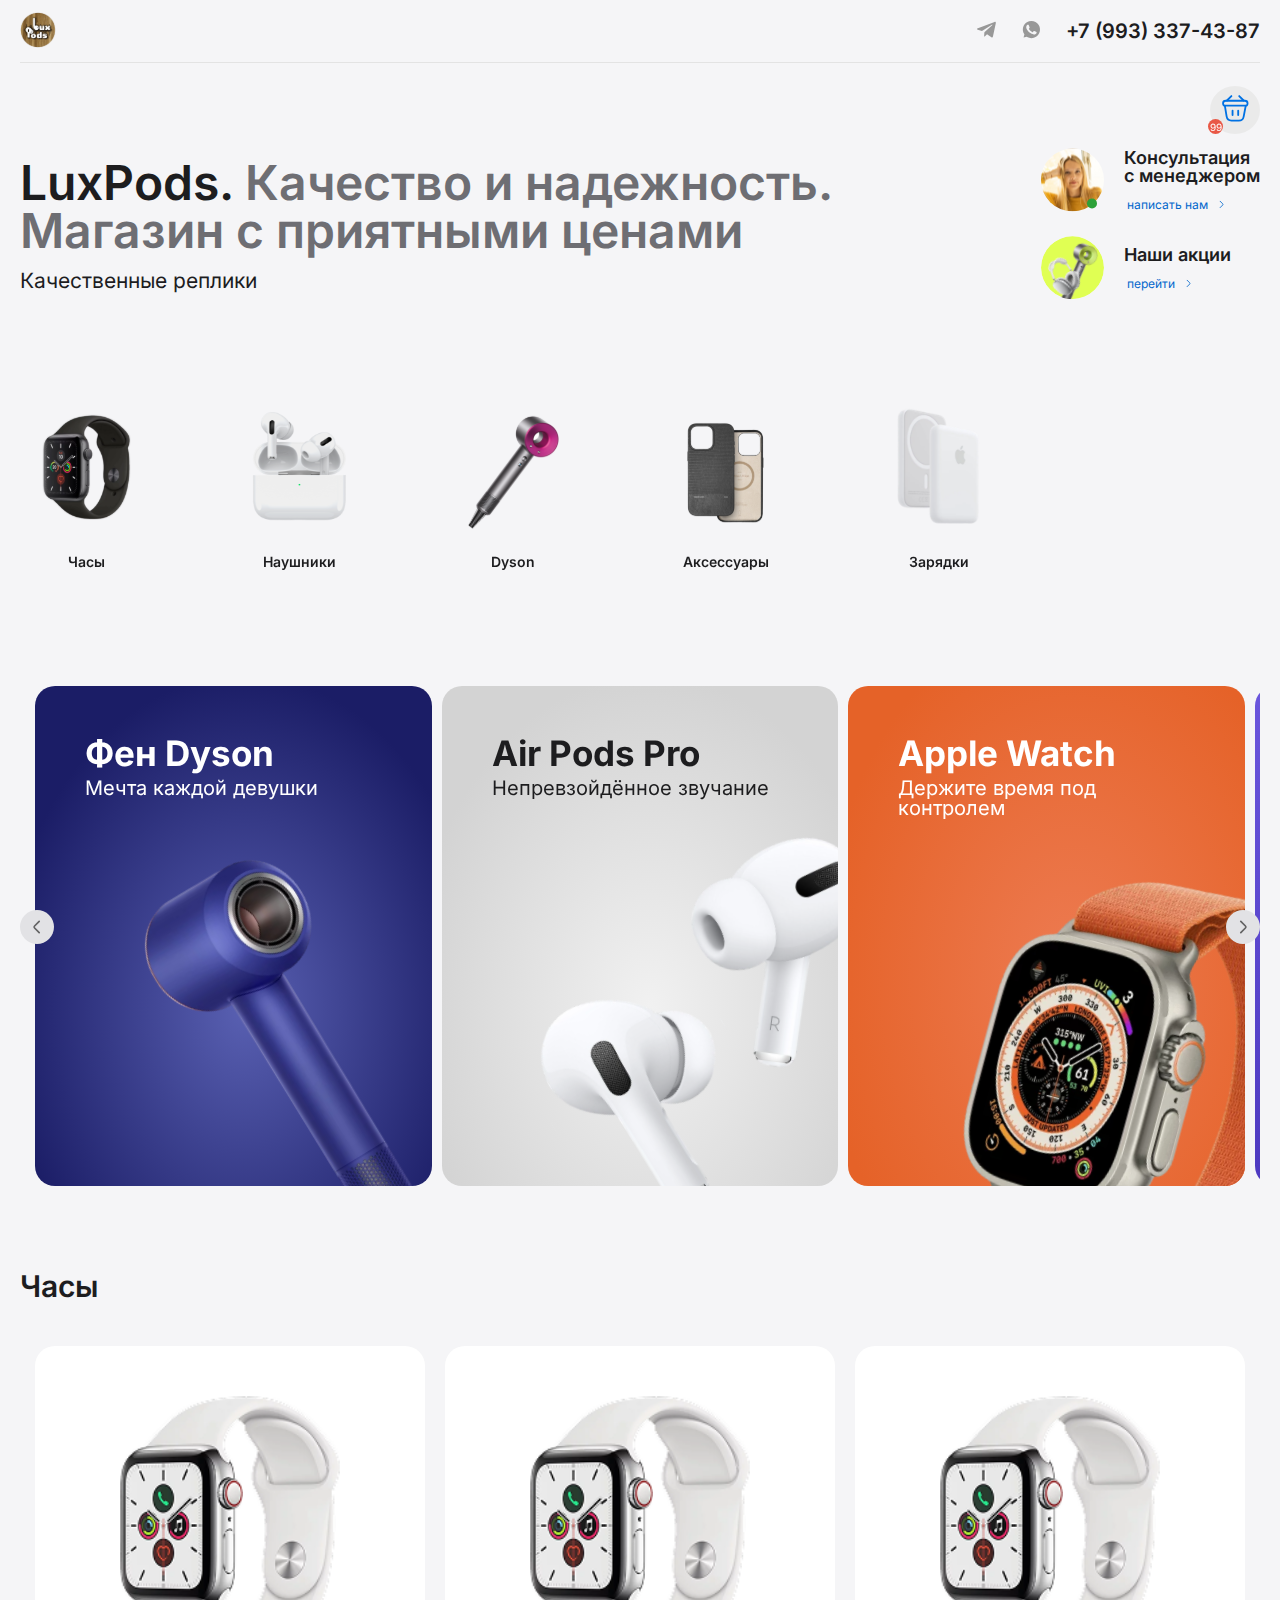
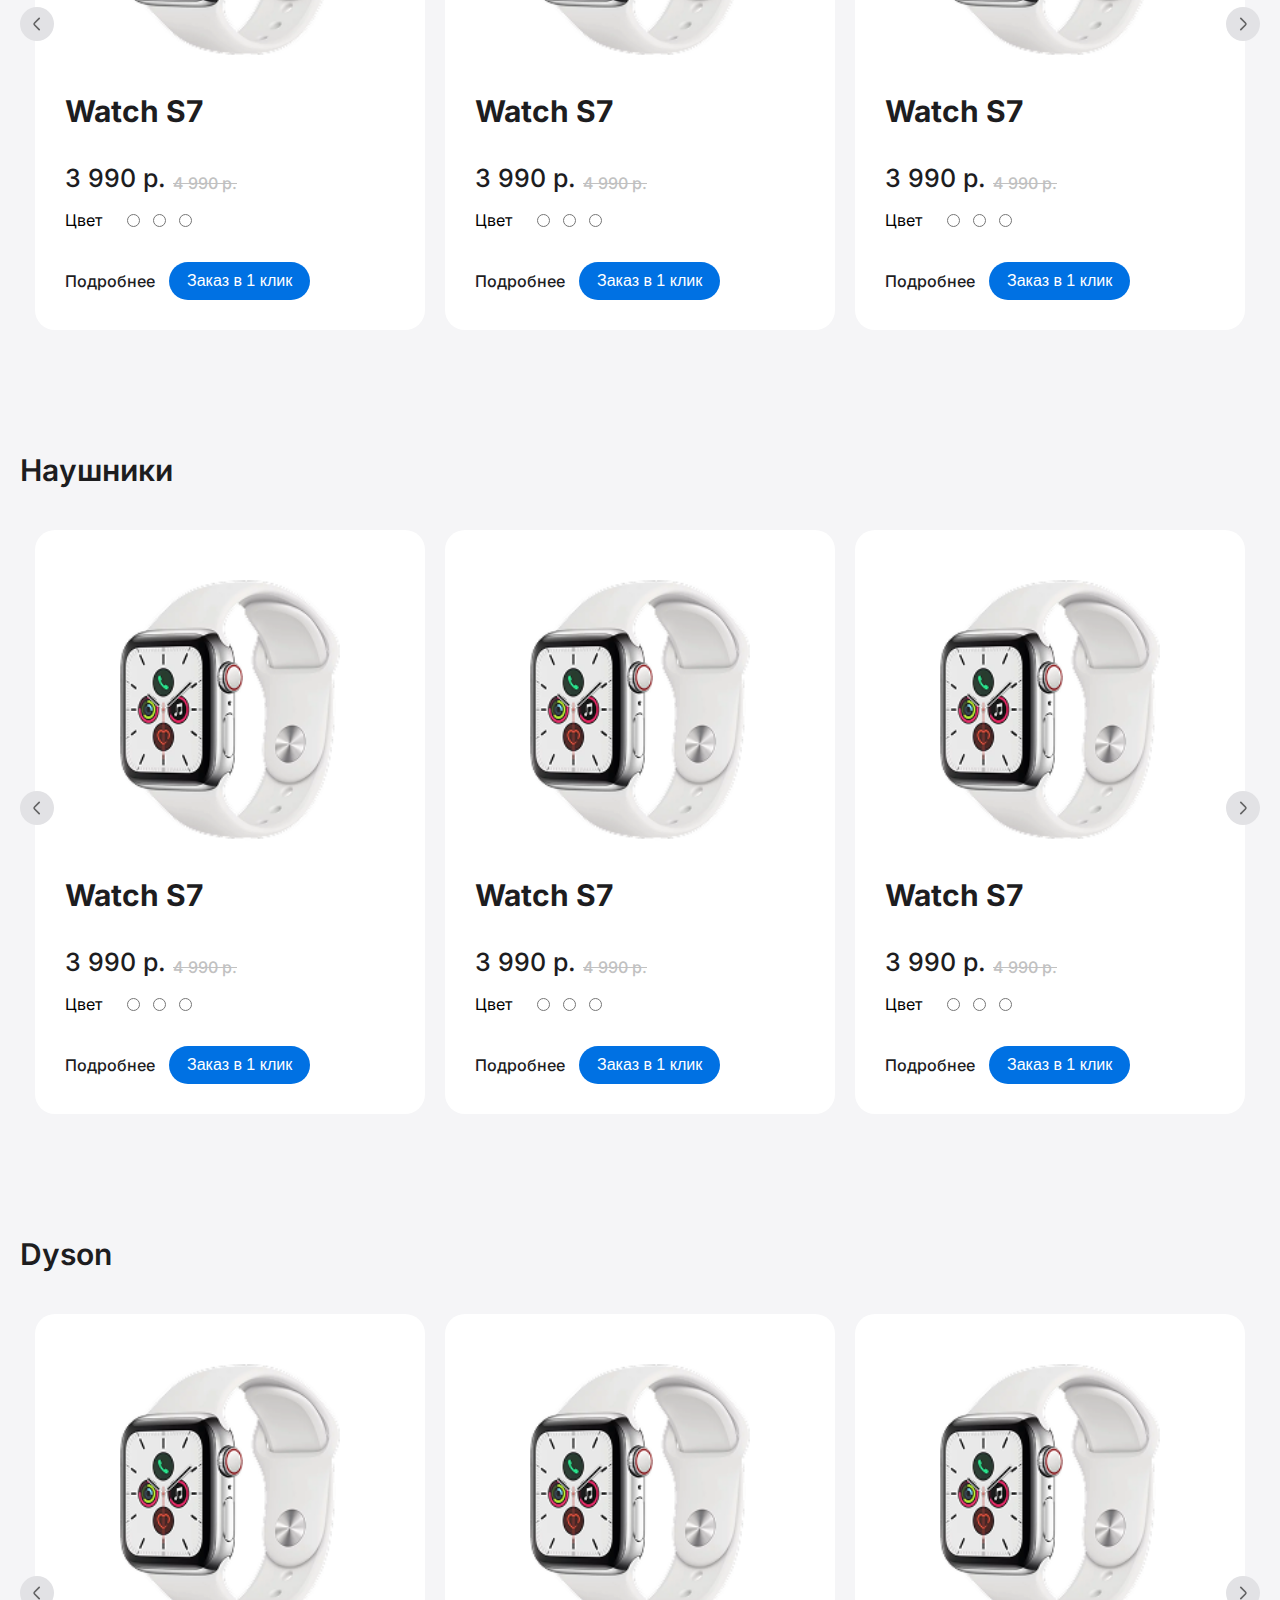
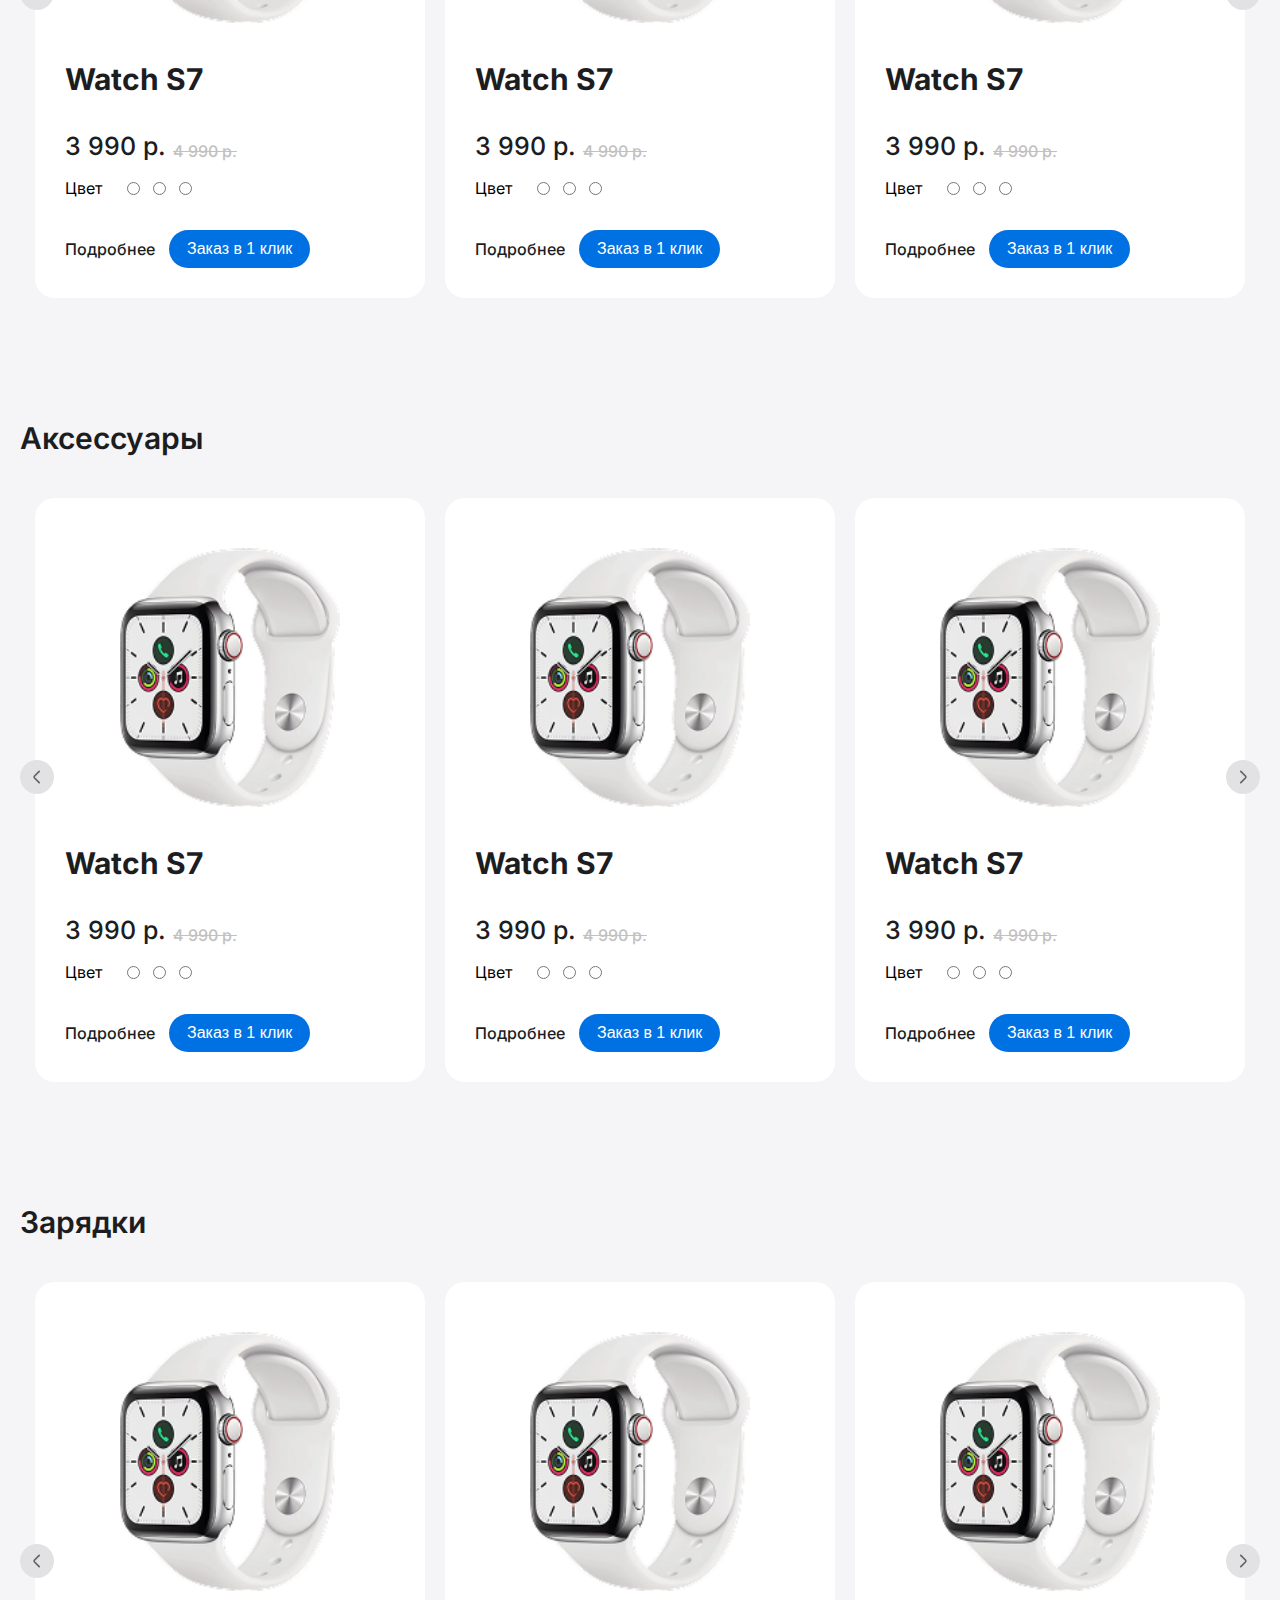
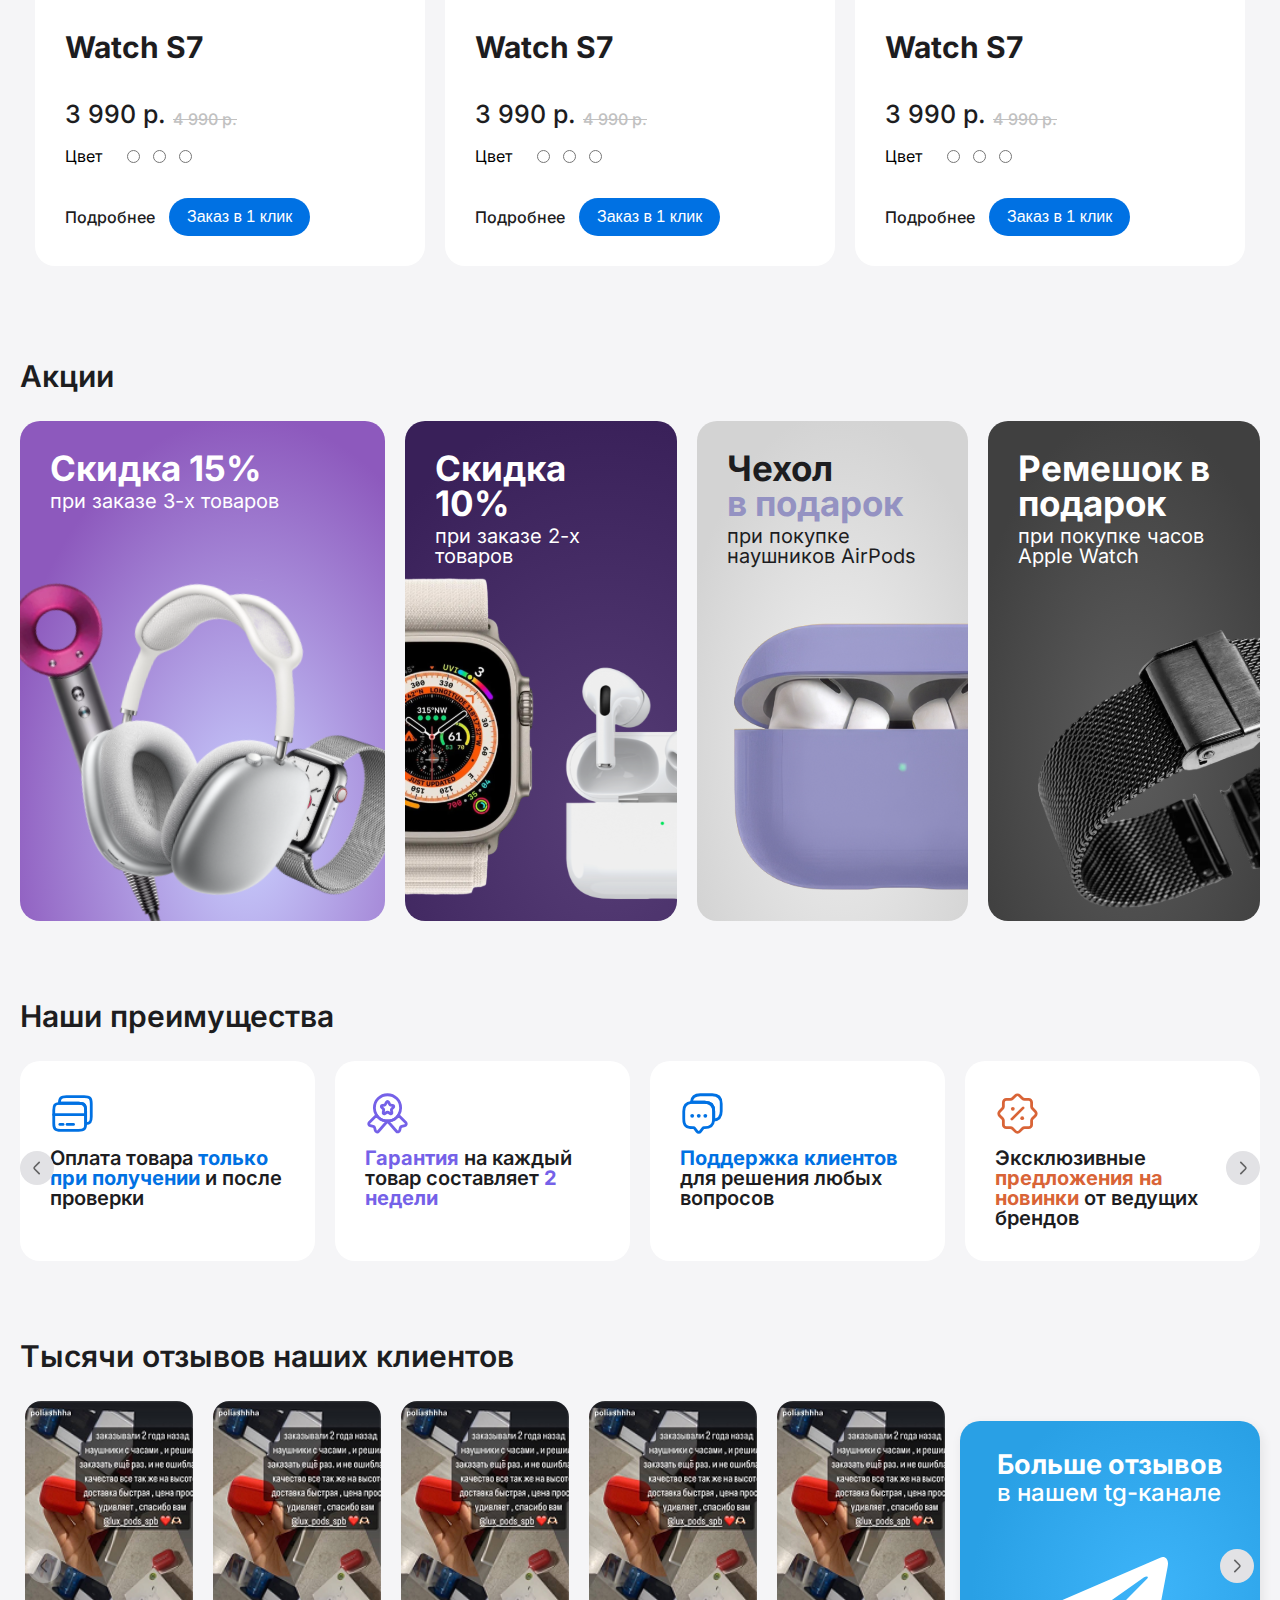
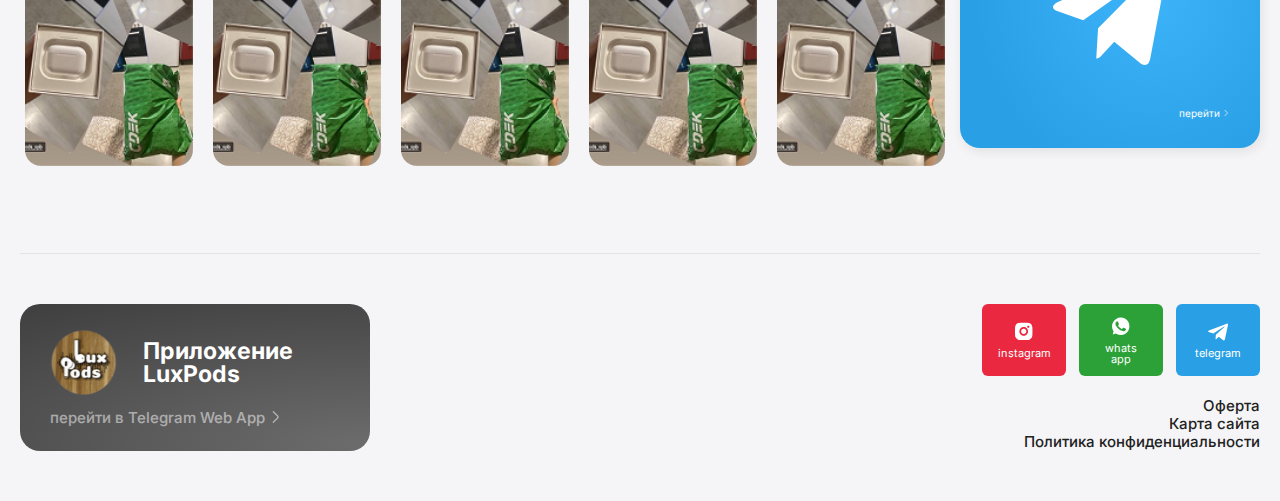
<file: index.html>
<!DOCTYPE html>
<html lang="en">
<head>
    <meta charset="UTF-8">
    <meta name="viewport" content="width=device-width, initial-scale=1.0">
    <title>Document</title>
    <link rel="stylesheet" href="./style.css">
    <!-- Подключаем стили Swiper -->
    <link rel="stylesheet" href="https://cdn.jsdelivr.net/npm/swiper@11/swiper-bundle.min.css">
      <!-- Fancybox CSS -->
    <link rel="stylesheet" href="https://cdn.jsdelivr.net/npm/@fancyapps/ui@5.0/dist/fancybox/fancybox.css" />
</head>
<body>
    <header>
        <div class="wrapper">
            <div class="header-top">
                <a href="/">
                    <img src="./images/logo.svg" alt="">
                </a>
                <div class="header-top__right">
                    <div>
                        <a href="">
                            <img src="./images/icon_tg.svg" alt="">
                        </a>
                        <a href="">
                            <img src="./images/icon_wa.svg" alt="">
                        </a>
                    </div>
                    <a href="tel:+79933374387">+7 (993) 337-43-87</a>
                </div>
            </div>
        </div>
    </header>
    <main>
        <div class="header-bottom wrapper">
            <div class="open-mini-cart">
                <span class="open-mini-cart header-bottom-span">
                    <img src="./images/bag.svg" alt="" class="open-mini-cart">
                    <span class="cart-num">99</span>
                </span>
            </div>
            <div class="mini-cart">
                <div>
                    <div class="mini-cart-item">
                        <div>
                            <img src="./images/cart-img.png" alt="">
                        </div>
                        <div class="mini-cart-item-block">
                            <h5>Фен HD08</h5>
                            <p>
                                Цвет: <span>розовый</span>
                            </p>
                            <p>
                                <span>1</span> шт
                            </p>
                            <p>8 990 ₽</p>
                        </div>
                    </div>
                    <div class="mini-cart-item">
                        <div>
                            <img src="./images/cart-img.png" alt="">
                        </div>
                        <div class="mini-cart-item-block">
                            <h5>Фен HD08</h5>
                            <p>
                                Цвет: <span>розовый</span>
                            </p>
                            <p>
                                <span>1</span> шт
                            </p>
                            <p>8 990 ₽</p>
                        </div>
                    </div>
                    <div class="mini-cart-item">
                        <div>
                            <img src="./images/cart-img.png" alt="">
                        </div>
                        <div class="mini-cart-item-block">
                            <h5>Фен HD08</h5>
                            <p>
                                Цвет: <span>розовый</span>
                            </p>
                            <p>
                                <span>1</span> шт
                            </p>
                            <p>8 990 ₽</p>
                        </div>
                    </div>
                </div>
                <button class="open-cart">
                    Перейти в корзину
                </button>
            </div>
        </div>
        <div class="hero">
            <div class="wrapper">
                <div class="hero-cont">
                    <div>
                        <h1>
                            <span>LuxPods.</span> Качество и надежность. <br>
                            Магазин с приятными ценами
                        </h1>
                        <p>Качественные реплики</p>
                    </div>
                    <div class="hero-cont__right">
                        <div class="hero-cont__right-item">
                            <div>
                                <img src="./images/hero-1.svg" alt="">
                            </div>
                            <div>
                                <p>Консультация <br> с менеджером</p>
                                <a href="">
                                    <p>написать нам</p>
                                    <img src="./images/arrow-right.svg" alt="">
                                </a>
                            </div>
                        </div>
                        <div class="hero-cont__right-item">
                            <div>
                                <img src="./images/hero-2.svg" alt="">
                            </div>
                            <div>
                                <p>Наши акции</p>
                                <a href="">
                                    <p>перейти</p>
                                    <img src="./images/arrow-right.svg" alt="">
                                </a>
                            </div>
                        </div>
                    </div>
                </div>
            </div>
        </div>
        <div class="categories">
            <div class="wrapper">
                <div class="categories-cont">
                    <div class="swiper-wrapper">
                        <a href="#q-1" class="categories-cont-item swiper-slide">
                            <img src="./images/categories-1.svg" alt="">
                            <p>Часы</p>
                        </a>
                        <a href="#q-2" class="categories-cont-item swiper-slide">
                            <img src="./images/categories-2.svg" alt="">
                            <p>Наушники</p>
                        </a>
                        <a href="#q-3" class="categories-cont-item swiper-slide">
                            <img src="./images/categories-3.svg" alt="">
                            <p>Dyson</p>
                        </a>
                        <a href="#q-4" class="categories-cont-item swiper-slide">
                            <img src="./images/categories-4.svg" alt="">
                            <p>Аксессуары</p>
                        </a>
                        <a href="#q-5" class="categories-cont-item swiper-slide">
                            <img src="./images/categories-5.svg" alt="">
                            <p>Зарядки</p>
                        </a>
                    </div>
                </div>
            </div>
        </div>
        <div class="categories-slider">
            <div class="wrapper2">
                <div class="swiper-cat">
                    <div class="swiper-wrapper">
                        <div class="swiper-slide slide-1">
                            <h4>Фен Dyson</h4>
                            <p>Мечта каждой девушки</p>
                            <img src="./images/dis.svg" alt="">
                        </div>
                        <div class="swiper-slide slide-2">
                            <h4>Air Pods Pro</h4>
                            <p>Непревзойдённое звучание</p>
                            <img src="./images/apple-air.svg" alt="">
                        </div>
                        <div class="swiper-slide slide-3">
                            <h4>Apple Watch</h4>
                            <p>Держите время под контролем </p>
                            <img src="./images/wa.svg" alt="">
                        </div>
                        <div class="swiper-slide slide-4">
                            <h4>MagSafe</h4>
                            <p>Зарядите, не останавливаясь</p>
                            <img src="./images/ma.svg" alt="">
                        </div>
                    </div>
                </div>
                <div class="slider-buttons">
                    <div class="prev">
                        <img src="./images/prev.svg" alt="">
                    </div>
                    <div class="next">
                        <img src="./images/next.svg" alt="">
                    </div>
                </div>
            </div>
        </div>
        <div class="products">
            <div class="products-item" id="q-1">
                <div class="wrapper">
                    <h2>Часы</h2>
                </div>
                <div class="wrapper2">
                    <div class="swiper-container">
                        <div class="swiper-wrapper">
                            <div class="swiper-slide">
                                <div>
                                    <img src="./images/product.png" alt="">
                                </div>
                                <p class="product-name">Watch S7</p>
                                <div class="prouct-price">
                                    <p>3 990 р.</p>
                                    <p>4 990 р.</p>
                                </div>
                                <div class="color-picker">
                                    <span>Цвет</span>
                                    <div class="color-options">
                                        <label>
                                            <input type="radio" name="color" value="lightgray" checked>
                                            <div class="color-option lightgray"></div>
                                        </label>
                                        <label>
                                            <input type="radio" name="color" value="black">
                                            <div class="color-option black"></div>
                                        </label>
                                        <label>
                                            <input type="radio" name="color" value="beige">
                                            <div class="color-option beige"></div>
                                        </label>
                                    </div>
                                </div>
                                <div class="add-to-cart">
                                    <a href="">Подробнее</a>
                                    <button class="open-cart">Заказ в 1 клик</button>
                                </div>
                            </div>
                            <div class="swiper-slide">
                                <div>
                                    <img src="./images/product.png" alt="">
                                </div>
                                <p class="product-name">Watch S7</p>
                                <div class="prouct-price">
                                    <p>3 990 р.</p>
                                    <p>4 990 р.</p>
                                </div>
                                <div class="color-picker">
                                    <span>Цвет</span>
                                    <div class="color-options">
                                        <label>
                                            <input type="radio" name="color" value="lightgray" checked>
                                            <div class="color-option lightgray"></div>
                                        </label>
                                        <label>
                                            <input type="radio" name="color" value="black">
                                            <div class="color-option black"></div>
                                        </label>
                                        <label>
                                            <input type="radio" name="color" value="beige">
                                            <div class="color-option beige"></div>
                                        </label>
                                    </div>
                                </div>
                                <div class="add-to-cart">
                                    <a href="">Подробнее</a>
                                    <button class="open-cart">Заказ в 1 клик</button>
                                </div>
                            </div>
                            <div class="swiper-slide">
                                <div>
                                    <img src="./images/product.png" alt="">
                                </div>
                                <p class="product-name">Watch S7</p>
                                <div class="prouct-price">
                                    <p>3 990 р.</p>
                                    <p>4 990 р.</p>
                                </div>
                                <div class="color-picker">
                                    <span>Цвет</span>
                                    <div class="color-options">
                                        <label>
                                            <input type="radio" name="color" value="lightgray" checked>
                                            <div class="color-option lightgray"></div>
                                        </label>
                                        <label>
                                            <input type="radio" name="color" value="black">
                                            <div class="color-option black"></div>
                                        </label>
                                        <label>
                                            <input type="radio" name="color" value="beige">
                                            <div class="color-option beige"></div>
                                        </label>
                                    </div>
                                </div>
                                <div class="add-to-cart">
                                    <a href="">Подробнее</a>
                                    <button class="open-cart">Заказ в 1 клик</button>
                                </div>
                            </div>
                            <div class="swiper-slide">
                                <div>
                                    <img src="./images/product.png" alt="">
                                </div>
                                <p class="product-name">Watch S7</p>
                                <div class="prouct-price">
                                    <p>3 990 р.</p>
                                    <p>4 990 р.</p>
                                </div>
                                <div class="color-picker">
                                    <span>Цвет</span>
                                    <div class="color-options">
                                        <label>
                                            <input type="radio" name="color" value="lightgray" checked>
                                            <div class="color-option lightgray"></div>
                                        </label>
                                        <label>
                                            <input type="radio" name="color" value="black">
                                            <div class="color-option black"></div>
                                        </label>
                                        <label>
                                            <input type="radio" name="color" value="beige">
                                            <div class="color-option beige"></div>
                                        </label>
                                    </div>
                                </div>
                                <div class="add-to-cart">
                                    <a href="">Подробнее</a>
                                    <button class="open-cart">Заказ в 1 клик</button>
                                </div>
                            </div>
                            <div class="swiper-slide">
                                <div>
                                    <img src="./images/product.png" alt="">
                                </div>
                                <p class="product-name">Watch S7</p>
                                <div class="prouct-price">
                                    <p>3 990 р.</p>
                                    <p>4 990 р.</p>
                                </div>
                                <div class="color-picker">
                                    <span>Цвет</span>
                                    <div class="color-options">
                                        <label>
                                            <input type="radio" name="color" value="lightgray" checked>
                                            <div class="color-option lightgray"></div>
                                        </label>
                                        <label>
                                            <input type="radio" name="color" value="black">
                                            <div class="color-option black"></div>
                                        </label>
                                        <label>
                                            <input type="radio" name="color" value="beige">
                                            <div class="color-option beige"></div>
                                        </label>
                                    </div>
                                </div>
                                <div class="add-to-cart">
                                    <a href="">Подробнее</a>
                                    <button class="open-cart">Заказ в 1 клик</button>
                                </div>
                            </div>
                        </div>
                    </div>
                    <div class="slider-buttons">
                        <div class="prev-2">
                            <img src="./images/prev.svg" alt="">
                        </div>
                        <div class="next-2">
                            <img src="./images/next.svg" alt="">
                        </div>
                    </div>
                </div>
            </div>
            <div class="products-item" id="q-2">
                <div class="wrapper">
                    <h2>Наушники</h2>
                </div>
                <div class="wrapper2">
                    <div class="swiper-container">
                        <div class="swiper-wrapper">
                            <div class="swiper-slide">
                                <div>
                                    <img src="./images/product.png" alt="">
                                </div>
                                <p class="product-name">Watch S7</p>
                                <div class="prouct-price">
                                    <p>3 990 р.</p>
                                    <p>4 990 р.</p>
                                </div>
                                <div class="color-picker">
                                    <span>Цвет</span>
                                    <div class="color-options">
                                        <label>
                                            <input type="radio" name="color" value="lightgray" checked>
                                            <div class="color-option lightgray"></div>
                                        </label>
                                        <label>
                                            <input type="radio" name="color" value="black">
                                            <div class="color-option black"></div>
                                        </label>
                                        <label>
                                            <input type="radio" name="color" value="beige">
                                            <div class="color-option beige"></div>
                                        </label>
                                    </div>
                                </div>
                                <div class="add-to-cart">
                                    <a href="">Подробнее</a>
                                    <button class="open-cart">Заказ в 1 клик</button>
                                </div>
                            </div>
                            <div class="swiper-slide">
                                <div>
                                    <img src="./images/product.png" alt="">
                                </div>
                                <p class="product-name">Watch S7</p>
                                <div class="prouct-price">
                                    <p>3 990 р.</p>
                                    <p>4 990 р.</p>
                                </div>
                                <div class="color-picker">
                                    <span>Цвет</span>
                                    <div class="color-options">
                                        <label>
                                            <input type="radio" name="color" value="lightgray" checked>
                                            <div class="color-option lightgray"></div>
                                        </label>
                                        <label>
                                            <input type="radio" name="color" value="black">
                                            <div class="color-option black"></div>
                                        </label>
                                        <label>
                                            <input type="radio" name="color" value="beige">
                                            <div class="color-option beige"></div>
                                        </label>
                                    </div>
                                </div>
                                <div class="add-to-cart">
                                    <a href="">Подробнее</a>
                                    <button class="open-cart">Заказ в 1 клик</button>
                                </div>
                            </div>
                            <div class="swiper-slide">
                                <div>
                                    <img src="./images/product.png" alt="">
                                </div>
                                <p class="product-name">Watch S7</p>
                                <div class="prouct-price">
                                    <p>3 990 р.</p>
                                    <p>4 990 р.</p>
                                </div>
                                <div class="color-picker">
                                    <span>Цвет</span>
                                    <div class="color-options">
                                        <label>
                                            <input type="radio" name="color" value="lightgray" checked>
                                            <div class="color-option lightgray"></div>
                                        </label>
                                        <label>
                                            <input type="radio" name="color" value="black">
                                            <div class="color-option black"></div>
                                        </label>
                                        <label>
                                            <input type="radio" name="color" value="beige">
                                            <div class="color-option beige"></div>
                                        </label>
                                    </div>
                                </div>
                                <div class="add-to-cart">
                                    <a href="">Подробнее</a>
                                    <button class="open-cart">Заказ в 1 клик</button>
                                </div>
                            </div>
                            <div class="swiper-slide">
                                <div>
                                    <img src="./images/product.png" alt="">
                                </div>
                                <p class="product-name">Watch S7</p>
                                <div class="prouct-price">
                                    <p>3 990 р.</p>
                                    <p>4 990 р.</p>
                                </div>
                                <div class="color-picker">
                                    <span>Цвет</span>
                                    <div class="color-options">
                                        <label>
                                            <input type="radio" name="color" value="lightgray" checked>
                                            <div class="color-option lightgray"></div>
                                        </label>
                                        <label>
                                            <input type="radio" name="color" value="black">
                                            <div class="color-option black"></div>
                                        </label>
                                        <label>
                                            <input type="radio" name="color" value="beige">
                                            <div class="color-option beige"></div>
                                        </label>
                                    </div>
                                </div>
                                <div class="add-to-cart">
                                    <a href="">Подробнее</a>
                                    <button class="open-cart">Заказ в 1 клик</button>
                                </div>
                            </div>
                            <div class="swiper-slide">
                                <div>
                                    <img src="./images/product.png" alt="">
                                </div>
                                <p class="product-name">Watch S7</p>
                                <div class="prouct-price">
                                    <p>3 990 р.</p>
                                    <p>4 990 р.</p>
                                </div>
                                <div class="color-picker">
                                    <span>Цвет</span>
                                    <div class="color-options">
                                        <label>
                                            <input type="radio" name="color" value="lightgray" checked>
                                            <div class="color-option lightgray"></div>
                                        </label>
                                        <label>
                                            <input type="radio" name="color" value="black">
                                            <div class="color-option black"></div>
                                        </label>
                                        <label>
                                            <input type="radio" name="color" value="beige">
                                            <div class="color-option beige"></div>
                                        </label>
                                    </div>
                                </div>
                                <div class="add-to-cart">
                                    <a href="">Подробнее</a>
                                    <button class="open-cart">Заказ в 1 клик</button>
                                </div>
                            </div>
                        </div>
                    </div>
                    <div class="slider-buttons">
                        <div class="prev-2">
                            <img src="./images/prev.svg" alt="">
                        </div>
                        <div class="next-2">
                            <img src="./images/next.svg" alt="">
                        </div>
                    </div>
                </div>
            </div>
            <div class="products-item" id="q-3">
                <div class="wrapper">
                    <h2>Dyson</h2>
                </div>
                <div class="wrapper2">
                    <div class="swiper-container">
                        <div class="swiper-wrapper">
                            <div class="swiper-slide">
                                <div>
                                    <img src="./images/product.png" alt="">
                                </div>
                                <p class="product-name">Watch S7</p>
                                <div class="prouct-price">
                                    <p>3 990 р.</p>
                                    <p>4 990 р.</p>
                                </div>
                                <div class="color-picker">
                                    <span>Цвет</span>
                                    <div class="color-options">
                                        <label>
                                            <input type="radio" name="color" value="lightgray" checked>
                                            <div class="color-option lightgray"></div>
                                        </label>
                                        <label>
                                            <input type="radio" name="color" value="black">
                                            <div class="color-option black"></div>
                                        </label>
                                        <label>
                                            <input type="radio" name="color" value="beige">
                                            <div class="color-option beige"></div>
                                        </label>
                                    </div>
                                </div>
                                <div class="add-to-cart">
                                    <a href="">Подробнее</a>
                                    <button class="open-cart">Заказ в 1 клик</button>
                                </div>
                            </div>
                            <div class="swiper-slide">
                                <div>
                                    <img src="./images/product.png" alt="">
                                </div>
                                <p class="product-name">Watch S7</p>
                                <div class="prouct-price">
                                    <p>3 990 р.</p>
                                    <p>4 990 р.</p>
                                </div>
                                <div class="color-picker">
                                    <span>Цвет</span>
                                    <div class="color-options">
                                        <label>
                                            <input type="radio" name="color" value="lightgray" checked>
                                            <div class="color-option lightgray"></div>
                                        </label>
                                        <label>
                                            <input type="radio" name="color" value="black">
                                            <div class="color-option black"></div>
                                        </label>
                                        <label>
                                            <input type="radio" name="color" value="beige">
                                            <div class="color-option beige"></div>
                                        </label>
                                    </div>
                                </div>
                                <div class="add-to-cart">
                                    <a href="">Подробнее</a>
                                    <button class="open-cart">Заказ в 1 клик</button>
                                </div>
                            </div>
                            <div class="swiper-slide">
                                <div>
                                    <img src="./images/product.png" alt="">
                                </div>
                                <p class="product-name">Watch S7</p>
                                <div class="prouct-price">
                                    <p>3 990 р.</p>
                                    <p>4 990 р.</p>
                                </div>
                                <div class="color-picker">
                                    <span>Цвет</span>
                                    <div class="color-options">
                                        <label>
                                            <input type="radio" name="color" value="lightgray" checked>
                                            <div class="color-option lightgray"></div>
                                        </label>
                                        <label>
                                            <input type="radio" name="color" value="black">
                                            <div class="color-option black"></div>
                                        </label>
                                        <label>
                                            <input type="radio" name="color" value="beige">
                                            <div class="color-option beige"></div>
                                        </label>
                                    </div>
                                </div>
                                <div class="add-to-cart">
                                    <a href="">Подробнее</a>
                                    <button class="open-cart">Заказ в 1 клик</button>
                                </div>
                            </div>
                            <div class="swiper-slide">
                                <div>
                                    <img src="./images/product.png" alt="">
                                </div>
                                <p class="product-name">Watch S7</p>
                                <div class="prouct-price">
                                    <p>3 990 р.</p>
                                    <p>4 990 р.</p>
                                </div>
                                <div class="color-picker">
                                    <span>Цвет</span>
                                    <div class="color-options">
                                        <label>
                                            <input type="radio" name="color" value="lightgray" checked>
                                            <div class="color-option lightgray"></div>
                                        </label>
                                        <label>
                                            <input type="radio" name="color" value="black">
                                            <div class="color-option black"></div>
                                        </label>
                                        <label>
                                            <input type="radio" name="color" value="beige">
                                            <div class="color-option beige"></div>
                                        </label>
                                    </div>
                                </div>
                                <div class="add-to-cart">
                                    <a href="">Подробнее</a>
                                    <button class="open-cart">Заказ в 1 клик</button>
                                </div>
                            </div>
                            <div class="swiper-slide">
                                <div>
                                    <img src="./images/product.png" alt="">
                                </div>
                                <p class="product-name">Watch S7</p>
                                <div class="prouct-price">
                                    <p>3 990 р.</p>
                                    <p>4 990 р.</p>
                                </div>
                                <div class="color-picker">
                                    <span>Цвет</span>
                                    <div class="color-options">
                                        <label>
                                            <input type="radio" name="color" value="lightgray" checked>
                                            <div class="color-option lightgray"></div>
                                        </label>
                                        <label>
                                            <input type="radio" name="color" value="black">
                                            <div class="color-option black"></div>
                                        </label>
                                        <label>
                                            <input type="radio" name="color" value="beige">
                                            <div class="color-option beige"></div>
                                        </label>
                                    </div>
                                </div>
                                <div class="add-to-cart">
                                    <a href="">Подробнее</a>
                                    <button class="open-cart">Заказ в 1 клик</button>
                                </div>
                            </div>
                        </div>
                    </div>
                    <div class="slider-buttons">
                        <div class="prev-2">
                            <img src="./images/prev.svg" alt="">
                        </div>
                        <div class="next-2">
                            <img src="./images/next.svg" alt="">
                        </div>
                    </div>
                </div>
            </div>
            <div class="products-item" id="q-4">
                <div class="wrapper">
                    <h2>Аксессуары</h2>
                </div>
                <div class="wrapper2">
                    <div class="swiper-container">
                        <div class="swiper-wrapper">
                            <div class="swiper-slide">
                                <div>
                                    <img src="./images/product.png" alt="">
                                </div>
                                <p class="product-name">Watch S7</p>
                                <div class="prouct-price">
                                    <p>3 990 р.</p>
                                    <p>4 990 р.</p>
                                </div>
                                <div class="color-picker">
                                    <span>Цвет</span>
                                    <div class="color-options">
                                        <label>
                                            <input type="radio" name="color" value="lightgray" checked>
                                            <div class="color-option lightgray"></div>
                                        </label>
                                        <label>
                                            <input type="radio" name="color" value="black">
                                            <div class="color-option black"></div>
                                        </label>
                                        <label>
                                            <input type="radio" name="color" value="beige">
                                            <div class="color-option beige"></div>
                                        </label>
                                    </div>
                                </div>
                                <div class="add-to-cart">
                                    <a href="">Подробнее</a>
                                    <button class="open-cart">Заказ в 1 клик</button>
                                </div>
                            </div>
                            <div class="swiper-slide">
                                <div>
                                    <img src="./images/product.png" alt="">
                                </div>
                                <p class="product-name">Watch S7</p>
                                <div class="prouct-price">
                                    <p>3 990 р.</p>
                                    <p>4 990 р.</p>
                                </div>
                                <div class="color-picker">
                                    <span>Цвет</span>
                                    <div class="color-options">
                                        <label>
                                            <input type="radio" name="color" value="lightgray" checked>
                                            <div class="color-option lightgray"></div>
                                        </label>
                                        <label>
                                            <input type="radio" name="color" value="black">
                                            <div class="color-option black"></div>
                                        </label>
                                        <label>
                                            <input type="radio" name="color" value="beige">
                                            <div class="color-option beige"></div>
                                        </label>
                                    </div>
                                </div>
                                <div class="add-to-cart">
                                    <a href="">Подробнее</a>
                                    <button class="open-cart">Заказ в 1 клик</button>
                                </div>
                            </div>
                            <div class="swiper-slide">
                                <div>
                                    <img src="./images/product.png" alt="">
                                </div>
                                <p class="product-name">Watch S7</p>
                                <div class="prouct-price">
                                    <p>3 990 р.</p>
                                    <p>4 990 р.</p>
                                </div>
                                <div class="color-picker">
                                    <span>Цвет</span>
                                    <div class="color-options">
                                        <label>
                                            <input type="radio" name="color" value="lightgray" checked>
                                            <div class="color-option lightgray"></div>
                                        </label>
                                        <label>
                                            <input type="radio" name="color" value="black">
                                            <div class="color-option black"></div>
                                        </label>
                                        <label>
                                            <input type="radio" name="color" value="beige">
                                            <div class="color-option beige"></div>
                                        </label>
                                    </div>
                                </div>
                                <div class="add-to-cart">
                                    <a href="">Подробнее</a>
                                    <button class="open-cart">Заказ в 1 клик</button>
                                </div>
                            </div>
                            <div class="swiper-slide">
                                <div>
                                    <img src="./images/product.png" alt="">
                                </div>
                                <p class="product-name">Watch S7</p>
                                <div class="prouct-price">
                                    <p>3 990 р.</p>
                                    <p>4 990 р.</p>
                                </div>
                                <div class="color-picker">
                                    <span>Цвет</span>
                                    <div class="color-options">
                                        <label>
                                            <input type="radio" name="color" value="lightgray" checked>
                                            <div class="color-option lightgray"></div>
                                        </label>
                                        <label>
                                            <input type="radio" name="color" value="black">
                                            <div class="color-option black"></div>
                                        </label>
                                        <label>
                                            <input type="radio" name="color" value="beige">
                                            <div class="color-option beige"></div>
                                        </label>
                                    </div>
                                </div>
                                <div class="add-to-cart">
                                    <a href="">Подробнее</a>
                                    <button class="open-cart">Заказ в 1 клик</button>
                                </div>
                            </div>
                            <div class="swiper-slide">
                                <div>
                                    <img src="./images/product.png" alt="">
                                </div>
                                <p class="product-name">Watch S7</p>
                                <div class="prouct-price">
                                    <p>3 990 р.</p>
                                    <p>4 990 р.</p>
                                </div>
                                <div class="color-picker">
                                    <span>Цвет</span>
                                    <div class="color-options">
                                        <label>
                                            <input type="radio" name="color" value="lightgray" checked>
                                            <div class="color-option lightgray"></div>
                                        </label>
                                        <label>
                                            <input type="radio" name="color" value="black">
                                            <div class="color-option black"></div>
                                        </label>
                                        <label>
                                            <input type="radio" name="color" value="beige">
                                            <div class="color-option beige"></div>
                                        </label>
                                    </div>
                                </div>
                                <div class="add-to-cart">
                                    <a href="">Подробнее</a>
                                    <button class="open-cart">Заказ в 1 клик</button>
                                </div>
                            </div>
                        </div>
                    </div>
                    <div class="slider-buttons">
                        <div class="prev-2">
                            <img src="./images/prev.svg" alt="">
                        </div>
                        <div class="next-2">
                            <img src="./images/next.svg" alt="">
                        </div>
                    </div>
                </div>
            </div>
            <div class="products-item" id="q-5">
                <div class="wrapper">
                    <h2>Зарядки</h2>
                </div>
                <div class="wrapper2">
                    <div class="swiper-container">
                        <div class="swiper-wrapper">
                            <div class="swiper-slide">
                                <div>
                                    <img src="./images/product.png" alt="">
                                </div>
                                <p class="product-name">Watch S7</p>
                                <div class="prouct-price">
                                    <p>3 990 р.</p>
                                    <p>4 990 р.</p>
                                </div>
                                <div class="color-picker">
                                    <span>Цвет</span>
                                    <div class="color-options">
                                        <label>
                                            <input type="radio" name="color" value="lightgray" checked>
                                            <div class="color-option lightgray"></div>
                                        </label>
                                        <label>
                                            <input type="radio" name="color" value="black">
                                            <div class="color-option black"></div>
                                        </label>
                                        <label>
                                            <input type="radio" name="color" value="beige">
                                            <div class="color-option beige"></div>
                                        </label>
                                    </div>
                                </div>
                                <div class="add-to-cart">
                                    <a href="">Подробнее</a>
                                    <button class="open-cart">Заказ в 1 клик</button>
                                </div>
                            </div>
                            <div class="swiper-slide">
                                <div>
                                    <img src="./images/product.png" alt="">
                                </div>
                                <p class="product-name">Watch S7</p>
                                <div class="prouct-price">
                                    <p>3 990 р.</p>
                                    <p>4 990 р.</p>
                                </div>
                                <div class="color-picker">
                                    <span>Цвет</span>
                                    <div class="color-options">
                                        <label>
                                            <input type="radio" name="color" value="lightgray" checked>
                                            <div class="color-option lightgray"></div>
                                        </label>
                                        <label>
                                            <input type="radio" name="color" value="black">
                                            <div class="color-option black"></div>
                                        </label>
                                        <label>
                                            <input type="radio" name="color" value="beige">
                                            <div class="color-option beige"></div>
                                        </label>
                                    </div>
                                </div>
                                <div class="add-to-cart">
                                    <a href="">Подробнее</a>
                                    <button class="open-cart">Заказ в 1 клик</button>
                                </div>
                            </div>
                            <div class="swiper-slide">
                                <div>
                                    <img src="./images/product.png" alt="">
                                </div>
                                <p class="product-name">Watch S7</p>
                                <div class="prouct-price">
                                    <p>3 990 р.</p>
                                    <p>4 990 р.</p>
                                </div>
                                <div class="color-picker">
                                    <span>Цвет</span>
                                    <div class="color-options">
                                        <label>
                                            <input type="radio" name="color" value="lightgray" checked>
                                            <div class="color-option lightgray"></div>
                                        </label>
                                        <label>
                                            <input type="radio" name="color" value="black">
                                            <div class="color-option black"></div>
                                        </label>
                                        <label>
                                            <input type="radio" name="color" value="beige">
                                            <div class="color-option beige"></div>
                                        </label>
                                    </div>
                                </div>
                                <div class="add-to-cart">
                                    <a href="">Подробнее</a>
                                    <button class="open-cart">Заказ в 1 клик</button>
                                </div>
                            </div>
                            <div class="swiper-slide">
                                <div>
                                    <img src="./images/product.png" alt="">
                                </div>
                                <p class="product-name">Watch S7</p>
                                <div class="prouct-price">
                                    <p>3 990 р.</p>
                                    <p>4 990 р.</p>
                                </div>
                                <div class="color-picker">
                                    <span>Цвет</span>
                                    <div class="color-options">
                                        <label>
                                            <input type="radio" name="color" value="lightgray" checked>
                                            <div class="color-option lightgray"></div>
                                        </label>
                                        <label>
                                            <input type="radio" name="color" value="black">
                                            <div class="color-option black"></div>
                                        </label>
                                        <label>
                                            <input type="radio" name="color" value="beige">
                                            <div class="color-option beige"></div>
                                        </label>
                                    </div>
                                </div>
                                <div class="add-to-cart">
                                    <a href="">Подробнее</a>
                                    <button class="open-cart">Заказ в 1 клик</button>
                                </div>
                            </div>
                            <div class="swiper-slide">
                                <div>
                                    <img src="./images/product.png" alt="">
                                </div>
                                <p class="product-name">Watch S7</p>
                                <div class="prouct-price">
                                    <p>3 990 р.</p>
                                    <p>4 990 р.</p>
                                </div>
                                <div class="color-picker">
                                    <span>Цвет</span>
                                    <div class="color-options">
                                        <label>
                                            <input type="radio" name="color" value="lightgray" checked>
                                            <div class="color-option lightgray"></div>
                                        </label>
                                        <label>
                                            <input type="radio" name="color" value="black">
                                            <div class="color-option black"></div>
                                        </label>
                                        <label>
                                            <input type="radio" name="color" value="beige">
                                            <div class="color-option beige"></div>
                                        </label>
                                    </div>
                                </div>
                                <div class="add-to-cart">
                                    <a href="">Подробнее</a>
                                    <button class="open-cart">Заказ в 1 клик</button>
                                </div>
                            </div>
                        </div>
                    </div>
                    <div class="slider-buttons">
                        <div class="prev-2">
                            <img src="./images/prev.svg" alt="">
                        </div>
                        <div class="next-2">
                            <img src="./images/next.svg" alt="">
                        </div>
                    </div>
                </div>
            </div>
        </div>
        <div class="sale">
            <div class="wrapper">
                <div class="sale-cont">
                    <h2>Акции</h2>
                    <div class="sale-block">
                        <div class="sale-block-item-1">
                            <h5>Скидка 15%</h5>
                            <p>при заказе 3-х товаров</p>
                            <img src="./images/s1-1.svg" alt="" class="s1-1">
                            <img src="./images/s1-2.svg" alt="" class="s1-2">
                            <img src="./images/s1-3.svg" alt="" class="s1-3">
                        </div>
                        <div class="sale-block2">
                            <div class="sale-block-item-2">
                                <h5>Скидка <span>10%</span></h5>
                                <p>при заказе 2-х товаров</p>
                                <img src="./images/s2-1.svg" alt="" class="s2-1">
                                <img src="./images/s2-2.svg" alt="" class="s2-2">
                            </div>
                            <div class="sale-block-item-3">
                                <h5>
                                    Чехол <br>
                                    <span>в подарок</span>
                                </h5>
                                <p>при покупке наушников AirPods</p>
                                <img src="./images/s3-1.svg" alt="" class="s3-1">
                                <img src="./images/s3-2.svg" alt="" class="s3-2">
                            </div>
                            <div class="sale-block-item-4">
                                <h5>
                                    Ремешок в подарок
                                </h5>
                                <p>при покупке часов Apple Watch</p>
                                <img src="./images/s4-1.svg" alt="" class="s4-1">
                            </div>
                            <div class="slider-bullets">
                                <span class="bullet active" data-slide="0"></span>
                                <span class="bullet" data-slide="1"></span>
                                <span class="bullet" data-slide="2"></span>
                            </div>
                        </div>
                    </div>
                </div>
            </div>
        </div>
        <div class="advantages">
            <div class="advantages-cont">
                <div class="wrapper">
                    <h2>Наши преимущества</h2>
                </div>
                <div class="wrapper2">
                    <div class="swiper-advantages">
                        <div class="swiper-wrapper">
                            <div class="swiper-slide advantages-1">
                                <div>
                                    <img src="./images/cards.svg" alt="">
                                </div>
                                <p>
                                    Оплата товара 
                                    <span>только при получении</span> 
                                    и после проверки
                                </p>
                            </div>
                            <div class="swiper-slide advantages-2">
                                <div>
                                    <img src="./images/medal-star.svg" alt="">
                                </div>
                                <p>
                                    <span>Гарантия</span> 
                                    на каждый товар составляет 
                                    <span>2 недели</span>
                                </p>
                            </div>
                            <div class="swiper-slide advantages-3">
                                <div>
                                    <img src="./images/messages.svg" alt="">
                                </div>
                                <p>
                                    <span>Поддержка клиентов</span> 
                                    для решения любых вопросов
                                </p>
                            </div>
                            <div class="swiper-slide advantages-4">
                                <div>
                                    <img src="./images/discount-shape.svg" alt="">
                                </div>
                                <p>
                                    Эксклюзивные 
                                    <span>предложения 
                                    на новинки</span> от ведущих брендов
                                </p>
                            </div>
                            <div class="swiper-slide advantages-5">
                                <div>
                                    <img src="./images/routing.svg" alt="">
                                </div>
                                <p>
                                    Быстрая <span>доставка до 
                                    пункта выдачи
                                    </span> товаров SDEK
                                </p>
                            </div>
                        </div>
                    </div>
                    <div class="slider-buttons">
                        <div class="prev-3">
                            <img src="./images/prev.svg" alt="">
                        </div>
                        <div class="next-3">
                            <img src="./images/next.svg" alt="">
                        </div>
                    </div>
                </div>
            </div>
        </div>
        <div class="reviews">
            <div class="reviews-cont">
                <div class="wrapper">
                    <h2>
                        Тысячи отзывов наших клиентов
                    </h2>
                </div>
                <div class="wrapper2">
                    <div class="slider-wrapper">
                        <div class="swiper mySwiper">
                            <div class="swiper-wrapper">
                                <div class="swiper-slide">
                                    <a href="./images/bottom-slider.png" data-fancybox="gallery" data-caption="">
                                        <img src="./images/bottom-slider.png" alt="">
                                    </a>
                                </div>
                                <div class="swiper-slide">
                                    <a href="./images/bottom-slider.png" data-fancybox="gallery" data-caption="">
                                        <img src="./images/bottom-slider.png" alt="">
                                    </a>
                                </div>
                                <div class="swiper-slide">
                                    <a href="./images/bottom-slider.png" data-fancybox="gallery" data-caption="">
                                        <img src="./images/bottom-slider.png" alt="">
                                    </a>
                                </div>
                                <div class="swiper-slide">
                                    <a href="./images/bottom-slider.png" data-fancybox="gallery" data-caption="">
                                        <img src="./images/bottom-slider.png" alt="">
                                    </a>
                                </div>
                                <div class="swiper-slide">
                                    <a href="./images/bottom-slider.png" data-fancybox="gallery" data-caption="">
                                        <img src="./images/bottom-slider.png" alt="">
                                    </a>
                                </div>
                                <div class="swiper-slide">
                                    <a href="./images/bottom-slider.png" data-fancybox="gallery" data-caption="">
                                        <img src="./images/bottom-slider.png" alt="">
                                    </a>
                                </div>
                                <div class="swiper-slide">
                                    <a href="./images/bottom-slider.png" data-fancybox="gallery" data-caption="">
                                        <img src="./images/bottom-slider.png" alt="">
                                    </a>
                                </div>
                            </div>
                        </div>
                        <div class="fixed-block">
                            <div class="telegram-card">
                                <p>Больше отзывов <br> 
                                    <span>в нашем tg-канале</span>
                                </p>
                                <img src="./images/tg-3.svg" alt="">
                                <a href="#">
                                    перейти
                                    <img src="./images/arr.svg" alt="">
                                </a>
                            </div>
                        </div>
                    </div>
                    <div class="slider-buttons">
                        <div class="swiper-button-prev">
                            <img src="./images/prev.svg" alt="">
                        </div>
                        <div class="swiper-button-next">
                            <img src="./images/next.svg" alt="">
                        </div>
                    </div>
                </div>
            </div>
        </div>
    </main>
    <footer>
        <div class="wrapper">
            <div class="footer-cont">
                <div class="footer-sale">
                </div>
                <div>
                    <div>
                        <div>
                            <img src="./images/footer-1.svg" alt="">
                        </div>
                        <p>Приложение LuxPods</p>
                    </div>
                    <div>
                        <a href="">перейти в Telegram Web App</a>
                        <img src="./images/footer-2.svg" alt="">
                    </div>
                </div>
                <div class="footer-end">
                    <div>
                        <a href="">
                            <img src="./images/ig.svg" alt="">
                            <p>instagram</p>
                        </a>
                        <a href="">
                            <img src="./images/wa-2.svg" alt="">
                            <p>whats app</p>
                        </a>
                        <a href="">
                            <img src="./images/tg.svg" alt="">
                            <p>telegram</p>
                        </a>
                    </div>
                    <div>
                        <a href="">Оферта</a>
                        <a href="">Карта сайта</a>
                        <a href="">Политика конфиденциальности</a>
                    </div>
                </div>
            </div>
        </div>
    </footer>
    <div class="popup">
        <div class="popup-content">
            <span class="close-popup">
                <img src="./images/close-circle.svg" alt="">
            </span>
            <div class="cart-title">
                <h2>Ваш заказ в корзине</h2>
            </div>
            <div class="cart-flex-1">
                <div class="cart-flex-1-1">
                    <div>
                        <img src="./images/cart-img.png" alt="">
                    </div>
                    <div>
                        <h3>Фен HD08</h3>
                        <p>Цвет: <span>розовый</span></p>
                    </div>
                </div>
                <div class="cart-flex-1-2">
                    <div class="quan">
                        <button>
                            <img src="./images/minus-cirlce.svg" alt="">
                        </button>
                        <span>1</span>
                        <button>
                            <img src="./images/add-circle.svg" alt="">
                        </button>
                    </div>
                    <p>8 990 ₽</p>
                    <div>
                        <img src="./images/trash.svg" alt="">
                    </div>
                </div>
            </div>
            <div class="subtitle">
                <h4>Заполните ваши данные</h4>
            </div>
            <div class="input-cart">
                <input type="text" placeholder="ФИО">
                <input type="text" placeholder="+7 (999) 999-99-99">
                <input type="text" placeholder="Город">
            </div>
            <div class="cart-flex-2">
                <div class="cart-payment-options">
                    <h6>Выберите способ оплаты</h6>
                    <label class="cart-radio-label">
                        <input type="radio" name="payment-method" value="online" class="cart-radio-input" checked>
                        <span class="cart-radio-button"></span>
                        Оплата онлайн на сайте
                    </label>
                
                    <label class="cart-radio-label">
                        <input type="radio" name="payment-method" value="cash" class="cart-radio-input">
                        <span class="cart-radio-button"></span>
                        Оплата при получении
                    </label>
                </div>
                <div class="cart-flex-2-1">
                    <h6>Введите промокод</h6>
                    <input type="text" name="" id="" placeholder="промокод не введен">
                </div>
                <div class="cart-flex-2-2">
                    <p>Сумма: 8 990 ₽</p>
                    <p>Доставка: 300 ₽</p>
                    <p>К оплате сейчас: 9 290 ₽</p>
                </div>
            </div>
            <div class="cart-bottom-flex">
                <div>
                    <button>
                        Продолжить покупки
                    </button>
                </div>
                <div>
                    <div class="cart-bottom-flex-1">
                        <div>
                            <p>Разбить в сплит <span>4 495 ₽ × 2</span> платежа</p>
                            <p>вторую часть нужно будет оплатить тогда-то</p>
                        </div>
                        <label class="toggle">
                            <input type="checkbox">
                            <span class="slider"></span>
                        </label>
                    </div>
                    <div class="split-button">
                        <p></p>
                        <p>Заказать товар</p>
                        <p>9 290 ₽</p>
                    </div>
                </div>
            </div>
        </div>
    </div>
    <!-- Подключаем JS Swiper -->
    <script src="https://cdn.jsdelivr.net/npm/swiper@11/swiper-bundle.min.js"></script>
    <script src="https://cdn.jsdelivr.net/npm/@fancyapps/ui@5.0/dist/fancybox/fancybox.umd.js"></script>
    <script src="./app.js"></script>
</body>
</html>
</file>
<file: style.css>
html, body, div, span, applet, object, iframe,
h1, h2, h3, h4, h5, h6, p, blockquote, pre,
a, abbr, acronym, address, big, cite, code,
del, dfn, em, img, ins, kbd, q, s, samp,
small, strike, strong, sub, sup, tt, var,
b, u, i, center,
dl, dt, dd, ol, ul, li,
fieldset, form, label, legend,
table, caption, tbody, tfoot, thead, tr, th, td,
article, aside, canvas, details, embed, 
figure, figcaption, footer, header, hgroup, 
menu, nav, output, ruby, section, summary,
time, mark, audio, video {
	margin: 0;
	padding: 0;
	border: 0;
	font-size: 100%;
	font: inherit;
	vertical-align: baseline;
}
/* HTML5 display-role reset for older browsers */
article, aside, details, figcaption, figure, 
footer, header, hgroup, menu, nav, section {
	display: block;
}
body {
	line-height: 1;
}

ol, ul {
	list-style: none;
}
blockquote, q {
	quotes: none;
}
blockquote:before, blockquote:after,
q:before, q:after {
	content: '';
	content: none;
}
table {
	border-collapse: collapse;
	border-spacing: 0;
}



@font-face {
    font-display: swap; /* Check https://developer.mozilla.org/en-US/docs/Web/CSS/@font-face/font-display for other options. */
    font-family: 'Inter';
    font-style: normal;
    font-weight: 400;
    src: url('../fonts/inter-v18-cyrillic-regular.woff2') format('woff2'); /* Chrome 36+, Opera 23+, Firefox 39+, Safari 12+, iOS 10+ */
  }
  /* inter-500 - cyrillic */
  @font-face {
    font-display: swap; /* Check https://developer.mozilla.org/en-US/docs/Web/CSS/@font-face/font-display for other options. */
    font-family: 'Inter';
    font-style: normal;
    font-weight: 500;
    src: url('../fonts/inter-v18-cyrillic-500.woff2') format('woff2'); /* Chrome 36+, Opera 23+, Firefox 39+, Safari 12+, iOS 10+ */
  }
  /* inter-600 - cyrillic */
  @font-face {
    font-display: swap; /* Check https://developer.mozilla.org/en-US/docs/Web/CSS/@font-face/font-display for other options. */
    font-family: 'Inter';
    font-style: normal;
    font-weight: 600;
    src: url('../fonts/inter-v18-cyrillic-600.woff2') format('woff2'); /* Chrome 36+, Opera 23+, Firefox 39+, Safari 12+, iOS 10+ */
  }
  /* inter-700 - cyrillic */
  @font-face {
    font-display: swap; /* Check https://developer.mozilla.org/en-US/docs/Web/CSS/@font-face/font-display for other options. */
    font-family: 'Inter';
    font-style: normal;
    font-weight: 700;
    src: url('../fonts/inter-v18-cyrillic-700.woff2') format('woff2'); /* Chrome 36+, Opera 23+, Firefox 39+, Safari 12+, iOS 10+ */
  }
  /* inter-800 - cyrillic */
  @font-face {
    font-display: swap; /* Check https://developer.mozilla.org/en-US/docs/Web/CSS/@font-face/font-display for other options. */
    font-family: 'Inter';
    font-style: normal;
    font-weight: 800;
    src: url('../fonts/inter-v18-cyrillic-800.woff2') format('woff2'); /* Chrome 36+, Opera 23+, Firefox 39+, Safari 12+, iOS 10+ */
  }

  @font-face {
    font-display: swap; /* Check https://developer.mozilla.org/en-US/docs/Web/CSS/@font-face/font-display for other options. */
    font-family: 'Mulish';
    font-style: normal;
    font-weight: 400;
    src: url('../fonts/mulish-v13-cyrillic-regular.woff2') format('woff2'); /* Chrome 36+, Opera 23+, Firefox 39+, Safari 12+, iOS 10+ */
  }
  /* mulish-800 - cyrillic */
  @font-face {
    font-display: swap; /* Check https://developer.mozilla.org/en-US/docs/Web/CSS/@font-face/font-display for other options. */
    font-family: 'Mulish';
    font-style: normal;
    font-weight: 800;
    src: url('../fonts/mulish-v13-cyrillic-800.woff2') format('woff2'); /* Chrome 36+, Opera 23+, Firefox 39+, Safari 12+, iOS 10+ */
  }


  :root {
    --font-family: "Inter", sans-serif;
    --second-family: "Mulish", sans-serif;
    --third-family: "SF Pro", sans-serif;
    --text: #1d1d1f;
  }


  *, *::before, *::after {
    box-sizing: border-box;
    scroll-behavior: smooth;
  }

    body {
        font-family: var(--font-family);
    }

.wrapper {
    max-width: 1280px;
    margin: 0 auto;
}


.header-top {
    display: flex;
    align-items: center;
    justify-content: space-between;
    padding: 12px 0;
    border-bottom: 1px solid #e3e3e3;
}

.header-top__right {
    display: flex;
    align-items: center;
    gap: 20px;
}

.header-top__right > :last-child {
    font-weight: 600;
    font-size: 20px;
    color: var(--text);
    text-decoration: none;
}

.header-top__right > :first-child {
    display: flex;
    gap: 15px;
}

header {
  padding: 0 20px;
}

.header-bottom {
    display: flex;
    justify-content: flex-end;
    padding: 30px 20px;
    z-index: 1000;
    position: sticky!important;
    top: 0;
}


.header-bottom-span {
  border-radius: 100%;
  background: #EAEAEA;
  padding: 14px 10px;
  position: relative;
  cursor: pointer;
}

.header-bottom-span img {
  margin-bottom: -7px;
}

.categories-cont-item {
  border-radius: 12px;
  padding: 10px;
  transition: all ease-in-out .3s;
}

.categories-cont-item img {
  transition: all ease-in-out .3s;
}


.categories-cont-item:hover {
  background: #fff;
  border-radius: 12px;
  padding: 10px;
}

.categories-cont-item:hover img {
  transform: scale(1.1);
}






.cart-num {
    position: absolute;
    border-radius: 100%;
    width: 15px;
    height: 15px;
    bottom: 0;
    left: -2px;
    z-index: 2;
    background: #E95846;
    display: flex;
    align-items: center;
    justify-content: center;
    font-weight: 400;
    font-size: 10px;
    color: #fff;
}

.hero-cont {
  display: flex;
  justify-content: space-between;
  align-items: center;
  gap: 40px;
}

.hero-cont h1 {
  font-weight: 600;
  font-size: 48px;
  color: #6e6e73;
  margin-bottom: 15px;
}

.hero-cont h1 span {
  color: var(--text);
}

.hero-cont > :first-child p {
  font-weight: 400;
  font-size: 21px;
  color: var(--text);
}

.hero-cont__right {
  display: flex;
  flex-direction: column;
  gap: 22px;
}

.hero-cont__right-item {
  display: flex;
  gap: 20px;
  align-items: center;
}

.hero-cont__right-item p {
  font-weight: 600;
  font-size: 18px;
  color: var(--text);
  margin-bottom: 10px;
}

.hero, .categories {
  padding: 0 20px;
}

.hero-cont__right-item a {
  display: inline-flex;
  align-items: center;
  text-decoration: none;
  gap: 8px;
  padding: 3px;
  transition: all ease-in-out .3s;
}


.hero-cont__right-item a:hover {
  background: #fff;
  border-radius: 15px;
  transform: scale(1.03);
}

.hero-cont__right-item a p {
  font-weight: 400;
  font-size: 12px;
  color: #06c;
  margin: 0;
}

.categories-cont a {
  display: flex;
  flex-direction: column;
  align-items: center;
  gap: 23px;
  text-decoration: none;
  font-weight: 600;
  font-size: 14px;
  text-align: center;
  color: var(--text);
}

.categories-cont {
  display: flex;
  margin-top: 90px;
  overflow: hidden;
}

.swiper-cat h4 {
  font-weight: 700;
  font-size: 35px;
  margin-bottom: 7px;
}

.swiper-cat {
  overflow-x: hidden;
  padding: 15px;
}

.swiper-cat, .swiper-container {
  position: relative;
  max-width: 1310px;
  margin: 0 auto;
  overflow-x: hidden;
}

.swiper-cat p {
  font-weight: 400;
  font-size: 20px;
}

.swiper-cat .swiper-wrapper .swiper-slide {
  border-radius: 20px;
  padding: 50px;
  overflow: hidden;
  position: relative;
  min-height: 500px;
}

.slide-1 {
  background: radial-gradient(61.08% 66.53% at 52.54% 64.3%, #5960b2 0%, #1b1d66 100%);
  color: #fff;
}

.slide-2 {
  background: radial-gradient(61.08% 66.53% at 52.54% 64.3%, #f1f1f1 0%, #d3d3d3 100%);
  color: var(--text);
}

.slide-3 {
  color: #fff;
  background: radial-gradient(63.64% 73.49% at 56.76% 58.2%, rgb(237, 123, 82) 0%, rgb(229, 98, 40) 100%);
}

.slide-4 {
  background: linear-gradient(206deg, #7561e8 0%, #4d39c0 100%);
  color: #fff;
}

.swiper-cat .swiper-wrapper .swiper-slide img {
  position: absolute;
  transition: all ease-in-out 0.3s;
  z-index: 121212;
}

.swiper-cat .swiper-wrapper .swiper-slide img:hover {
  transform: scale(1.1);
}

.categories-slider {
  margin-top: 92px;
  padding: 0 20px;
}

.wrapper2 {
  max-width: 1380px;
  margin: 0 auto;
  position: relative;
}

.slider-buttons {
  position: absolute;
  top: 45%;
  z-index: 99;
  display: flex;
  justify-content: space-between;
  width: 100%;
}


.products {
  margin-top: 70px;
  padding: 0 20px;
}


.swiper-container .swiper-wrapper .swiper-slide {
  background: #fff;
  border-radius: 20px;
  padding: 30px;
}

.swiper-container .swiper-wrapper .swiper-slide > :first-child img {
  width: 100%;
  margin-bottom: 11px;
}

body {
  background: #f5f5f7;
}

.product-name {
  font-weight: 700;
  font-size: 30px;
  color: var(--text);
  margin-bottom: 40px;
}

.prouct-price {
  display: flex;
  align-items: flex-end;
  gap: 7px;
  margin-bottom: 20px;
}

.prouct-price > :first-child {
  font-weight: 500;
  font-size: 25px;
  color: var(--text);
}

.prouct-price > :last-child  {
  font-weight: 500;
  font-size: 16px;
  text-decoration: line-through;
  color: #c1c1c1;
}

.color-picker {
  display: flex;
  align-items: center;
  gap: 20px;
  margin-bottom: 33px;
}

.color-options {
  display: flex;
  gap: 5px;
}

.add-to-cart {
  display: flex;
  align-items:  center;
  gap: 14px;
}

.add-to-cart a {
  font-weight: 500;
  font-size: 16px;
  color: var(--text);
  text-decoration: none;
}

.add-to-cart button {
  background: #0071e3;
  border-radius: 20px;
  padding: 10px 18px;
  font-weight: 500;
  font-size: 16px;
  color: #fff;
  border: none;
}

.products-item h2 {
  font-weight: 600;
  font-size: 30px;
  color: var(--text);
  margin-bottom: 30px;
}

.products > :not(:first-child) {
  margin-top: 110px;
}

.sale-block {
  display: flex;
  gap: 20px;
}

.sale-block > :first-child {
  flex: 1;
}

.sale-block > :last-child {
  flex: 2.8;
}

.sale-block2 {
  display: flex;
  gap: 20px;
}

.sale-block h5 {
  font-weight: 700;
  font-size: 35px;
  margin-bottom: 5px;
}

.sale-block p {
  font-weight: 400;
  font-size: 20px;
}

.sale-block-item-1 {
  flex: 1.4;
  color: #fff;
  background: radial-gradient(69.35% 82.26% at 62.11% 81.2%, #cad0ff 0%, #8d59bd 100%);
}

.sale-block-item-2 {
  flex: 1;
  color: #fff;
  background: radial-gradient(112.51% 81.79% at 73.61% 78.6%, #573e77 0%, #392059 100%);
}

.sale-block-item-3 {
  flex: 1;
  color: var(--text);
  background: radial-gradient(61.08% 66.53% at 52.54% 64.3%, #f1f1f1 0%, #d3d3d3 100%);
}

.sale-block-item-3 span {
  color: #9492c2;
}

.sale-block-item-4 {
  flex: 1;
  color: #fff;
  background: radial-gradient(61.08% 66.53% at 52.54% 64.3%, #5d5d5d 0%, #404040 100%);
}

.sale-block-item-1,
.sale-block-item-2,
.sale-block-item-3,
.sale-block-item-4 {
  border-radius: 20px;
  padding: 30px;
  min-height: 500px;
  position: relative;
}

.sale {
  padding: 0 20px;
}

.sale h2,
.advantages h2,
.reviews h2 {
  margin-bottom: 30px;
  font-weight: 600;
  font-size: 30px;
  color: var(--text);
}

.sale,
.advantages,
.reviews {
  margin-top: 80px;
}

.reviews {
  padding: 0 20px;
}

.advantages {
  padding: 0 20px;
}

.swiper-advantages {
  overflow: hidden;
  max-width: 1280px;
  margin: 0 auto;
}

.swiper-advantages .swiper-wrapper .swiper-slide {
  border-radius: 20px;
  background: #fff;
  padding: 30px;
  min-height: 200px;
}

.swiper-advantages img {
  margin-bottom: 10px;
}

.swiper-advantages p {
  font-size: 20px;
  font-weight: 600;
  color: var(--text);
}

.swiper-advantages p span {
  font-weight: 700;
}

.advantages-1 span,
.advantages-3 span,
.advantages-5 span {
  color: #0071e3;
}

.advantages-2 span {
  color: #7561e8;
}

.advantages-4 span {
  color: #d96437;
}









/* footer start */

.footer-cont {
  display: flex;
}

.footer-cont > :nth-child(2),
.footer-cont > :nth-child(3) {
  flex: 1;
}

.footer-cont > :nth-child(2) {
  background: radial-gradient(175.79% 126.74% at 98.43% 96.26%, #6c6c6c 0%, #3c3c3c 100%);
  border-radius: 20px;
  padding: 25px 30px;
  max-width: 350px;
}

.footer-cont > :nth-child(2) > :first-child {
  display: flex;
  gap: 25px;
  align-items: center;
  margin-bottom: 12px;
}

.footer-cont > :nth-child(2) > :first-child p {
  font-weight: 700;
  font-size: 23px;
  color: #fff;
}

.footer-cont > :nth-child(2) > :last-child {
  display: flex;
  gap: 7px;
  align-items: center;
  opacity: .5;
}

.footer-cont > :nth-child(2) > :last-child a {
  font-weight: 500;
  font-size: 15px;
  color: #fff;
  text-decoration: none;
}

.footer-end > :first-child {
  display: flex;
  gap: 13px;
  margin-bottom: 21px;
  justify-content: flex-end;
}

.footer-end > :first-child a {
  flex: 1;
  padding: 13px 15px 11px 15px;
  border-radius: 6px;
  text-decoration: none;
  display: flex;
  align-items: center;
  justify-content: center;
  flex-direction: column;
  gap: 7px;
  max-width: 84px;
}

.footer-end > :first-child a p {
  font-weight: 400;
  font-size: 11px;
  text-align: center;
  color: #fff;
}

.footer-end > :first-child > :first-child {
  background: #ea2840;
}

.footer-end > :first-child > :nth-child(2) {
  background: #2ca138;
}

.footer-end > :first-child > :nth-child(3) {
  background: #29a0e5;
}

.footer-end > :last-child a {
  display: block;
  font-weight: 500;
  font-size: 15px;
  line-height: 120%;
  text-align: right;
  color: #222;
  text-decoration: none;
}


.footer-cont {
  padding: 50px 0;
  border-top: 1px solid #e3e3e3;
}

/* footer end */




/* bottom slider start */

.slider-wrapper {
  display: flex;
  align-items: center;
  gap: 10px;
  max-width: 1280px;
  margin: 0 auto;
}

.mySwiper {
  width: calc(100% - 320px);
  overflow: hidden;
}

.fixed-block {
  width: 300px;
  flex-shrink: 0;
}

.mySwiper img {
  width: 100%;
  border-radius: 16px;
  cursor: pointer;
}

.telegram-card {
  border-radius: 20px;
  box-shadow: 2px 4px 12px 0 rgba(0, 0, 0, 0.08);
  background: radial-gradient(59.94% 60.68% at 63.77% 52.58%, #3db4f9 0%, #29a0e5 100%);
  padding: 30px;
  display: flex;
  flex-direction: column;
  align-items: center;
  justify-content: center;
  position: relative;
  transition: all ease-in-out .3s;
}

.telegram-card:hover {
  transform: scale(1.05);
}

.telegram-card p {
  font-weight: 700;
  font-size: 27px;
  color: #fff;
  margin-bottom: 52px;
}

.telegram-card span {
  font-weight: 500;
  font-size: 24px;
  color: #fff;
}

.telegram-card > :nth-child(2) {
  margin-bottom: 53px;
}

.telegram-card a {
  position: absolute;
  bottom: 30px;
  right: 32px;
  display: flex;
  font-weight: 400;
  font-size: 10px;
  color: #fff;
  text-decoration: none;
  align-items: center;
  gap: 4px;
}

.swiper-button-next:after, .swiper-rtl .swiper-button-prev:after {
  content: ''!important;
}

.swiper-button-prev:after, .swiper-rtl .swiper-button-next:after {
  content: ''!important;
}

footer {
  margin-top: 85px;
  padding: 0 20px;
}



/* bottom slider end */







/* product start */


.single-info {
  display: flex;
  gap: 58px;
}

.p-3 {
  padding: 0 20px;
}

.single-info > :first-child {
  flex: 1;
}

.single-info > :last-child {
  flex: 2;
  position: sticky;
  top: 20px;
  max-height: 1000px;
}

.single-info-block > :first-child h3 {
  font-weight: 800;
  font-size: 30px;
  color: var(--text);
}

.single-info-block > :first-child {
  padding-bottom: 15px;
  border-bottom: 1px solid #e3e3e3;
  margin-bottom: 20px;
}

.single-price > :first-child {
  font-weight: 600;
  font-size: 20px;
  color: #000;
  margin-bottom: 10px;
}

.single-price > :nth-child(2) {
  font-weight: 500;
  font-size: 22px;
  color: #000;
}

.single-price,
.desc,
.equipment {
  margin-bottom: 20px;
}

.desc > :first-child,
.equipment > :first-child {
  font-weight: 600;
  font-size: 20px;
  color: #000;
  margin-bottom: 10px;
}

.desc > :last-child,
.equipment ul li {
  font-weight: 400;
  font-size: 14px;
  color: #000;
}

.equipment ul {
  list-style: disc;
}

.equipment ul > :not(:last-child) {
  margin-bottom: 3px;
}

.colors {
  display: flex;
  align-items: center;
  gap: 78px;
}

.colors > :last-child {
  display: flex;
  align-items: center;
  gap: 15px;
}

.colors > :last-child p {
  font-weight: 400;
  font-size: 14px;
  color: #000;
}

.colors > :first-child p {
  font-weight: 600;
  font-size: 20px;
  color: #000;
  margin-bottom: 10px;
}

.colors {
  padding-bottom: 20px;
  border-bottom: 1px solid #e3e3e3;
  margin-bottom: 20px;
}

.conditions h6 {
  font-weight: 600;
  font-size: 15px;
  color: var(--text);
  margin-bottom: 3px;
}

.conditions p {
  font-weight: 400;
  font-size: 12px;
  color: rgba(29, 29, 31, 0.7);
}

.conditions > :first-child,
.conditions > :last-child,
.conditions > :nth-child(2) {
  display: flex;
  align-items: center;
  gap: 17px;
}

.conditions > :not(:last-child) {
  margin-bottom: 17px;
}

.conditions {
  padding-bottom: 20px;
  border-bottom: 1px solid #e3e3e3;
  margin-bottom: 20px;
}

.help {
  display: flex;
  border: 1px solid #e3e3e3;
  border-radius: 20px;
  padding: 13px 22px;
  gap: 20px;
}

.help > :first-child {
  flex: 3;
}

.help > :first-child h5 {
  font-weight: 600;
  font-size: 20px;
  color: #000;
  margin-bottom: 15px;
}

.help > :first-child p {
  font-weight: 400;
  font-size: 14px;
  color: #000;
}

.help > :last-child {
  flex: 1;
  box-shadow: 2px 4px 12px 0 rgba(0, 0, 0, 0.08);
  background: radial-gradient(59.94% 60.68% at 63.77% 52.58%, #3db4f9 0%, #29a0e5 100%);
  border-radius: 20px;
  padding: 20px 16px;
  display: flex;
  align-items: center;
  gap: 15px;
}

.help > :last-child p {
  font-weight: 500;
  font-size: 11px;
  color: #fff;
}







.toggle {
  position: relative;
  display: inline-block;
  width: 50px;
  height: 28px;
}

.toggle input {
  opacity: 0;
  width: 0;
  height: 0;
}

.slider {
  position: absolute;
  cursor: pointer;
  top: 0;
  left: 0;
  right: 0;
  bottom: 0;
  background-color: #ddd;
  border-radius: 34px;
  transition: 0.4s;
}

.slider:before {
  position: absolute;
  content: "";
  height: 22px;
  width: 22px;
  left: 3px;
  bottom: 3px;
  background-color: white;
  border-radius: 50%;
  transition: 0.4s;
}

input:checked + .slider {
  background-color: #0071e3;
}

input:checked + .slider:before {
  transform: translateX(22px);
}

.split {
  border: 1px solid #e3e3e3;
  border-radius: 20px;
  padding: 11px;
  margin-top: 20px;
  display: flex;
  flex-direction: column;
  gap: 10px;
}

.split > :first-child {
  display: flex;
  justify-content: space-between;
  gap: 30px;
}

.split-text > :first-child {
  font-weight: 400;
  font-size: 14px;
  color: #000;
}

.split-text > :first-child  span {
  font-weight: 700;
  margin-bottom: 3px;
}

.split-text > :last-child {
  font-weight: 400;
  font-size: 11px;
  color: rgba(0, 0, 0, 0.5);
} 

.split-button {
  display: flex;
  justify-content: space-between;
  background: #0071e3;
  border-radius: 20px;
  padding: 10px 30px;
  cursor: pointer;
}

.split-button p {
  font-weight: 500;
  font-size: 16px;
  color: #fff;
  width: 150px;
}

.split-button > :last-child {
  text-align: right;
}

button {
  cursor: pointer;
}


/* product end */





/* cart start */

.popup {
  display: none; /* Скрываем попап по умолчанию */
  position: fixed;
  top: 0;
  left: 0;
  width: 100%;
  height: 100%;
  background: rgba(0, 0, 0, 0.5); /* Затемнение фона */
  justify-content: center;
  align-items: center;
  z-index: 90000000000000000000000000000;
}

.popup-content {
  background: white;
  padding: 50px;
  border-radius: 20px;
  width: 1064px;
  position: relative;
}

.close-popup {
  position: absolute;
  top: 40px;
  right: 50px;
  font-size: 24px;
  cursor: pointer;
  
}





.cart-payment-options {
  display: flex;
  flex-direction: column;
}

.cart-radio-label {
  display: flex;
  align-items: center;
  margin-bottom: 10px; /* Adjust spacing as needed */
  cursor: pointer;
}

.cart-radio-input {
  position: absolute;
  opacity: 0;
  cursor: pointer;
  height: 0;
  width: 0;
}

.cart-radio-button {
  height: 20px;
  width: 20px;
  background-color: #fff;
  border: 1px solid #ccc;
  border-radius: 50%;
  display: inline-block;
  margin-right: 10px;
  position: relative;
}

.cart-radio-button::after {
  content: "";
  position: absolute;
  display: none;
  top: 50%;
  left: 50%;
  transform: translate(-50%, -50%);
  width: 12px;
  height: 12px;
  border-radius: 50%;
  background-color: black; /* Color of the filled circle */
}

/* Show the indicator (dot/circle) when checked */
.cart-radio-input:checked + .cart-radio-button::after {
  display: block;
}

/* Add hover effect if desired */
.cart-radio-label:hover .cart-radio-button {
  border-color: #999;
}



.cart-title h2 {
  font-weight: 600;
  font-size: 30px;
  color: var(--text);
}

.cart-title {
  padding-bottom: 30px;
  border-bottom: 1px solid #e3e3e3;
  margin-bottom: 30px;
}

.cart-subtitle h4 {
  font-weight: 600;
  font-size: 19px;
  color: var(--text);
}

.cart-flex-1 {
  display: flex;
  justify-content: space-between;
  align-items: center;
  margin-bottom: 30px;
}

.cart-flex-1-1 {
  display: flex;
  align-items: center;
  gap: 64px;
}

.cart-flex-1-1 h3 {
  font-weight: 700;
  font-size: 25px;
  color: var(--text);
  margin-bottom: 5px;
}

.cart-flex-1-1 p {
  font-weight: 500;
  font-size: 16px;
  color: var(--text);
}

.cart-flex-1-2 {
  display: flex;
  gap: 50px;
  align-items: center;
}

.quan {
  display: flex;
  align-items: center;
  gap: 15px;
}

.quan button {
  border: none;
  background: transparent;
}

.quan span {
  font-weight: 500;
  font-size: 18px;
  color: var(--text);
  opacity: 0.7;
}

.cart-flex-1-2 p {
  font-weight: 500;
  font-size: 18px;
  color: var(--text);
  opacity: 0.7;
}

.subtitle h4 {
  font-weight: 600;
  font-size: 19px;
  color: var(--text);
  margin-bottom: 15px;
}

.input-cart {
  display: flex;
  align-items: center;
  gap: 20px;
  margin-bottom: 30px;
}

.input-cart input,
.cart-flex-2-1 input {
  flex: 1;
  border: 1px solid #cfcfcf;
  border-radius: 30px;
  padding: 15px 20px;
  width: 100%;
}

.input-cart input,
.input-cart input::placeholder,
.cart-flex-2-1 input,
.cart-flex-2-1 input::placeholder {
  font-weight: 500;
  font-size: 14px;
  color: rgba(0, 0, 0, 0.4);
}

.cart-flex-2 {
  display: flex;
  justify-content: space-between;
  gap: 20px;
}


.cart-flex-2 > :last-child {
  flex: 1;
}

.cart-flex-2 > :first-child,
.cart-flex-2 > :nth-child(2) {
  flex: 1.3;

}

.cart-payment-options h6,
.cart-flex-2-1 h6  {
  font-weight: 600;
  font-size: 19px;
  color: var(--text);
  margin-bottom: 15px;
}

.cart-payment-options label {
  font-weight: 400;
  font-size: 17px;
  color: var(--text);
}

.cart-flex-2-2 {
  text-align: right;
}

.cart-flex-2-2 > :first-child,
.cart-flex-2-2 > :nth-child(2) {
  font-weight: 500;
  font-size: 18px;
  text-align: right;
  color: var(--text);
  margin-bottom: 10px;
}

.cart-flex-2-2 > :last-child {
  font-weight: 700;
  font-size: 20px;
  text-align: right;
  color: var(--text);
}

.cart-bottom-flex {
  display: flex;
  gap: 20px;
  justify-content: space-between;
  align-items: flex-end;
  margin-top: 41px;
}

.cart-bottom-flex > :first-child,
.cart-bottom-flex > :last-child {
  flex: 1;
}

.cart-bottom-flex > :first-child button {
  border-radius: 60px;
  background: #45b649;
  font-weight: 500;
  font-size: 16px;
  color: #fff;
  border: none;
  padding: 22px 0;
  width: 100%;
}

.cart-bottom-flex-1 {
  display: flex;
  align-items: center;
  justify-content: space-between;
  gap: 20px;
  margin-bottom: 10px;
}

.cart-bottom-flex-1 > :first-child > :first-child {
  font-weight: 400;
  font-size: 14px;
  color: #000;
  margin-bottom: 3px;
}

.cart-bottom-flex-1 > :first-child > :first-child span {
  font-weight: 700;
}

.cart-bottom-flex-1 > :first-child > :last-child {
  font-weight: 400;
  font-size: 11px;
  color: rgba(0, 0, 0, 0.5);
}

/* cart end */



.sale-block div {
  overflow: hidden;
}


.s1-1, 
.s1-2, 
.s1-3, 
.s2-1, 
.s2-2, 
.s3-1, 
.s3-2, 
.s4-1 {
  position: absolute;
  transition: all ease-in-out .3s;
} 

.s1-1 {
  bottom: -60px;
  left: -40px;
}

.s1-2 {
  bottom: 10px;
  left: 40px;
  z-index: 2;
}

.s1-3 {
  bottom: 5px;
  right: -50px;
}


.sale-block-item-1:hover .s1-1,
.sale-block-item-1:hover .s1-2,
.sale-block-item-1:hover .s1-3 {
  transform: scale(1.2);
}

.sale-block-item-1:hover {
  overflow: visible;
}



.s2-1 {
  bottom: 15px;
}

.s2-2 {
  bottom: 20px;
}

.s2-1 {
  left: -100px;
}

.s2-2 {
  right: -100px;
}


.s3-2,
.s3-1 {
  bottom: -40px;
  right: -170px;
}

.s3-1 {
  z-index: 2;
}


.s4-1 {
  bottom: 10px;
}

.sale-block-item-3:hover .s3-1 {
  display: none;
}

.sale-block-item-4:hover .s4-1 {
  transform: scale(1.1);
}

.sale-block-item-2:hover span {
  border-radius: 40px;
  background: #ffb857;
  padding: 3px;
}

.swiper-container .swiper-wrapper .swiper-slide {
  transition: all ease-in-out .3s;
}

.swiper-container {
  padding: 15px;
}

.swiper-container .swiper-wrapper .swiper-slide:hover {
  transform: scale(1.05);
}




/* mini-cart start */

.mini-cart {
  border-radius: 30px;
  background: #fff;
  box-shadow: 2px 4px 12px 0 rgba(0, 0, 0, 0.08);
  position: absolute;
  z-index: -1;
  width: 348px;
  top: 13px;
  right: -12px;
  overflow: hidden;
  padding: 25px;
  display: none;
}

.mini-cart.active {
  display: block; /* Показываем корзину, когда добавлен класс 'active' */
}


.mini-cart-item {
  display: flex;
  align-items: center;
  gap: 21px;
  padding-bottom: 27px;
  border-bottom: 1px solid #e3e3e3;
}

.mini-cart-item-block h5 {
  font-weight: 700;
  font-size: 17px;
  color: var(--text);
  margin-bottom: 3px;
}

.mini-cart-item-block > :nth-child(2),
.mini-cart-item-block > :nth-child(3) {
  font-weight: 500;
  font-size: 11px;
  color: var(--text);
  margin-bottom: 3px;
}

.mini-cart-item-block > :nth-child(4) {
  font-weight: 500;
  font-size: 18px;
  color: #e95846;
}


.mini-cart button {
  border-radius: 20px;
  padding: 10px 20px;
  background: #0071e3;
  font-weight: 500;
  font-size: 16px;
  color: #fff;
  border: none;
  width: 100%;
  margin-top: 25px;
}



.categories-cont .swiper-slide {
  max-width: 133px;
}


/* mini-cart end */




@media screen and (max-width: 1117px) {
  .hero-cont {
    flex-direction: column;
    align-items: flex-start;
  }

  .hero-cont__right {
    flex-direction: row;
  }
}

@media screen and (max-width: 1117px) {
  .hero-cont h1  {
    font-size: 39px;
  }

  .slider-buttons {
    display: none;
  }

  .swiper-container {
    padding: 0px;
  }
}

@media screen and (max-width: 990px) {
  .slider-wrapper {
    flex-direction: column;
    align-items: flex-start;
  }

  .mySwiper {
    width: 100%;
  }

  .fixed-block {
    width: 100%;
  }

  .telegram-card {
    flex-direction: row;
    gap: 56px;
    align-items: center;
  }

  .telegram-card p, .telegram-card > :nth-child(2)  {
    margin: 0;
  }
}


@media screen and (max-width: 1218px) {
  .sale-block {
    flex-direction: column;
    text-align: center;
  }

  .sale-block2 {
    gap: 0;
  }

  .s1-2 {
    left: 40%;
  }

  .s1-1 {
    bottom: 0px;
    left: 15px;
  }

  .s4-1 {
    right: -50px;
  }


  .s1-3 {
    bottom: 5px;
    right: 0px;
  }

}

@media screen and (max-width: 886px) {
  .sale-block2 {
    overflow: auto;
  }
}

















.sale-block2 {
  position: relative;
}

.sale-block-item-2,
.sale-block-item-3,
.sale-block-item-4 {
  flex-shrink: 0;
  width: 100%;
  min-width: calc(100vw - 40px);
  transition: transform 0.5s ease;
}

.slider-bullets {
  position: absolute;
  bottom: 10px;
  left: 50%;
  transform: translateX(-50%);
  display: none;
}

.bullet {
  display: inline-block;
  width: 10px;
  height: 10px;
  border-radius: 50%;
  background-color: #ccc;
  margin: 0 5px;
  cursor: pointer;
}

.bullet.active {
  background-color: #333;
}


@media (max-width: 1218px) {
  .sale-block2 {
    flex-wrap: nowrap;
  }

  .slider-bullets {
    display: block;
  }
}


.swiper-container.grid-layout {
  display: grid;
  grid-template-columns: repeat(2, 1fr);
  gap: 10px;
}

.swiper-container.grid-layout .swiper-wrapper {
  display: contents;
}

.swiper-container.grid-layout .swiper-slide {
    width: auto !important; 
}


@media (max-width: 700px) {
  .add-to-cart a {
    display: none;
  }

  .add-to-cart button  {
    width: 100%;
    font-size: 10px;
  }

  .product-name {
    font-size: 18px;
  }

  .prouct-price > :first-child {
    font-size: 15px;
  }

  .prouct-price > :last-child {
    font-size: 10px;
  }

  .color-picker span {
    font-size: 9px;
  }

  .telegram-card a {
    display: none;
  }

  .footer-cont {
    flex-direction: column;
    align-items: center;
    gap: 20px;
  }

  .footer-end > :last-child a {
    text-align: center;
  }

  .footer-cont {
    padding: 10px 0;
    border-top: 1px solid #e3e3e3;
  }

  .hero-cont h1 {
    font-size: 29px;
  }

  .hero-cont__right-item p {
    font-size: 14px;
    margin-bottom: 4px;
  }

  .hero-cont__right img {
    max-width: 52px;
  }

  .hero-cont__right-item {
    gap: 16px;
  }

  .hero-cont__right-item a p {
    font-size: 10px;
  }

  .swiper-cat .swiper-wrapper .swiper-slide img {
    max-width: 90%;
  }
}








.swiper-single-rev {
  overflow-x: hidden;
  margin-top: 30px;
  position: relative;
}

.swiper-single-rev img {
  border-radius: 22px;
  width: 100%;
}

.single-rev-cont h2 {
  font-weight: 800;
  font-size: 30px;
  color: var(--text);
}

.single-rev-cont {
  padding-top: 30px;
  border-top: 1px solid #e3e3e3;
  margin-top: 30px;
}

.wish {
  margin-top: 80px;
}

.wish h2 {
  font-weight: 800;
  font-size: 30px;
  color: var(--text);
  margin-bottom: 30px;
}


.single-info > :first-child img {
  width: 100%;
}

.single-info > :first-child {
  flex: 1;
}

.single-info > :last-child {
  flex: 1.2;
}



@media screen and (max-width: 1283px) {
  .help {
    flex-direction: column;
    align-items: flex-start;
  }

  .help > :last-child p {
    font-size: 16px;
  }

  .help > :last-child  {
    padding: 13px 15px;
  }
}

@media screen and (max-width: 953px) {
  .single-info {
    gap: 28px;
  }
}


@media screen and (max-width: 800px) {
  .single-info {
    flex-direction: column;
  }

  .swiper-single-cont {
    overflow-x: hidden;
    position: relative;
  }

  .swiper-pagination-bullet {
    background: #d9d9d9!important;
    width: 5px!important;
    height: 5px!important;
  }

  .swiper-pagination-bullet-active {
    background: #9e9e9e!important;
  }

  .help {
    border: none;
    border-radius: 0px;
    padding: 0;
  }

  .split-button p {
    width: 100%;
  }

  .split-button > :first-child {
    width: 40%;
  }

  .split-button > :nth-child(2) {
    text-align: center;
  }

  .split-button > :last-child {
    width: 50%;
  }

  .colors {
    gap: 38px;
  }

  .equipment ul {
    padding-left: 15px;
  }

  .wish h2, .single-rev-cont h2  {
    font-size: 25px;
  }
}

@media screen and (min-width: 800px) {
  .swiper-wrapper-desk {
    display: flex;
    flex-direction: column;
    gap: 10px;
  }

  .swiper-wrapper-desk .swiper-slide  {
    height: auto!important;
  }

  .swiper-pagination {
    display: none;
  }

}



.swiper-pagination2 {
  display: flex;
  justify-content: center;
  margin-top: 20px;
}

.single-rev {
  padding: 0 20px;
}

@media screen and (min-width: 1000px) {
  .swiper-pagination2 {
    display: none;
  }
}

.wish {
  padding: 0 20px;
}



@media screen and (max-width: 1094px) {
  .popup-content {
    padding: 30px;
    width: 700px;
  }

  .cart-flex-2 {
    flex-direction: column;
  }

  .cart-flex-2-2,
  .cart-flex-2-2 > :first-child, 
  .cart-flex-2-2 > :nth-child(2),
  .cart-flex-2-2 > :last-child  {
    text-align: left;
  }
  
  .cart-bottom-flex {
    flex-direction: column;
    align-items: flex-start;
  }

  .cart-bottom-flex > :first-child button {
    padding: 12px 20px;
  }

  .close-popup {
    top: 20px;
    right: 20px;
  }

  .cart-flex-2-1 input {
    max-width: 250px;
  }

  .input-cart input, .cart-flex-2-1 input {
    padding: 8px 20px;
}
  
}


@media screen and (max-width: 731px) {
  .popup-content {
    padding: 30px;
    width: 360px;
  }

  .cart-flex-1 {
    flex-direction: column;
    gap: 20px;
  }

  .input-cart {
    flex-direction: column;
    gap: 10px;
  }

  .cart-title h2 {
    font-size: 20px;
  }

  .cart-bottom-flex {
    margin-top: 21px;
  }

  .cart-bottom-flex > :first-child button {
    padding: 7px 20px;
  }

  .cart-flex-2-2 > :first-child, .cart-flex-2-2 > :nth-child(2) {
    font-size: 14px;
    margin-bottom: 5px;
  }

  .cart-flex-2-2 > :last-child {
    font-size: 16px;
  }

  .popup-content {
    max-height: 600px;
    overflow-y: scroll;
  }

  .close-popup img {
    width: 30px;
  }
}


@media screen and (max-width: 500px) {
  .s1-1 {
    left: -95px;
  }

  .s1-2 {
    left: 10%;
  }

  .s1-3 {
    right: -60px;
  }
}

@media screen and (min-width: 1218px) {
  .sale-block-item-2, .sale-block-item-3, .sale-block-item-4 {
    min-width: 100px;
  }
}











.popup-rev {
  display: none; /* По умолчанию скрыто */
  position: fixed;
  top: 0;
  left: 0;
  width: 100%;
  height: 100%;
  backdrop-filter: blur(2px);
  background: rgba(0, 0, 0, 0.8);
  justify-content: center;
  align-items: center;
  z-index: 10000;
}

.popup-content-rev {
  padding: 20px;
  border-radius: 10px;
  position: relative;
  width: 100%;
  display: flex;
  justify-content: center;
}




.popup-content-rev-flex {
  display: flex;
  justify-content: center;
  gap: 20px;
  max-width: 800px;
  overflow-x: auto;
  width: 100%;
}

.popup-content-rev-flex::-webkit-scrollbar {
  display: none; /* Для Chrome, Safari, Edge */
}


.popup-close-rev {
  position: absolute;
  top: 10px;
  right: 15px;
  cursor: pointer;
}

.video-wrapper-rev {
  position: relative;
  width: 100%;
  max-width: 258px;
}



.play-button-rev {
  position: absolute;
  top: 50%;
  left: 50%;
  transform: translate(-50%, -50%);
  border: none;
  cursor: pointer;
  background: none;
}




.video-background-rev {
  position: relative;
  width: 257px;
  height: 558px; 
  overflow: hidden;
  min-width: 257px;
}

.video-background-rev video {
  position: absolute;
  top: 50%;
  left: 50%;
  width: 257px;
  height: 558px;
  object-fit: cover; /* Важно для адаптации */
  transform: translate(-50%, -50%);
  z-index: -1;
  border-radius: 29px;
}


.fancybox-image {
  border-radius: 29px;
}


.f-button {
  border: var(--f-button-border);
  border-radius: var(--f-button-border-radius);
  color: #636364!important;
  background: #e2e2e5!important;
  border-radius: 100%!important;
}

.f-button.is-prev {
  left: 20%!important;
}

.f-button.is-next {
  right: 20%!important;
}


@media screen and (max-width: 664px) {
  .f-button.is-prev {
    left: 0%!important;
  }
  
  .f-button.is-next {
    right: 0%!important;
  }
}
</file>
